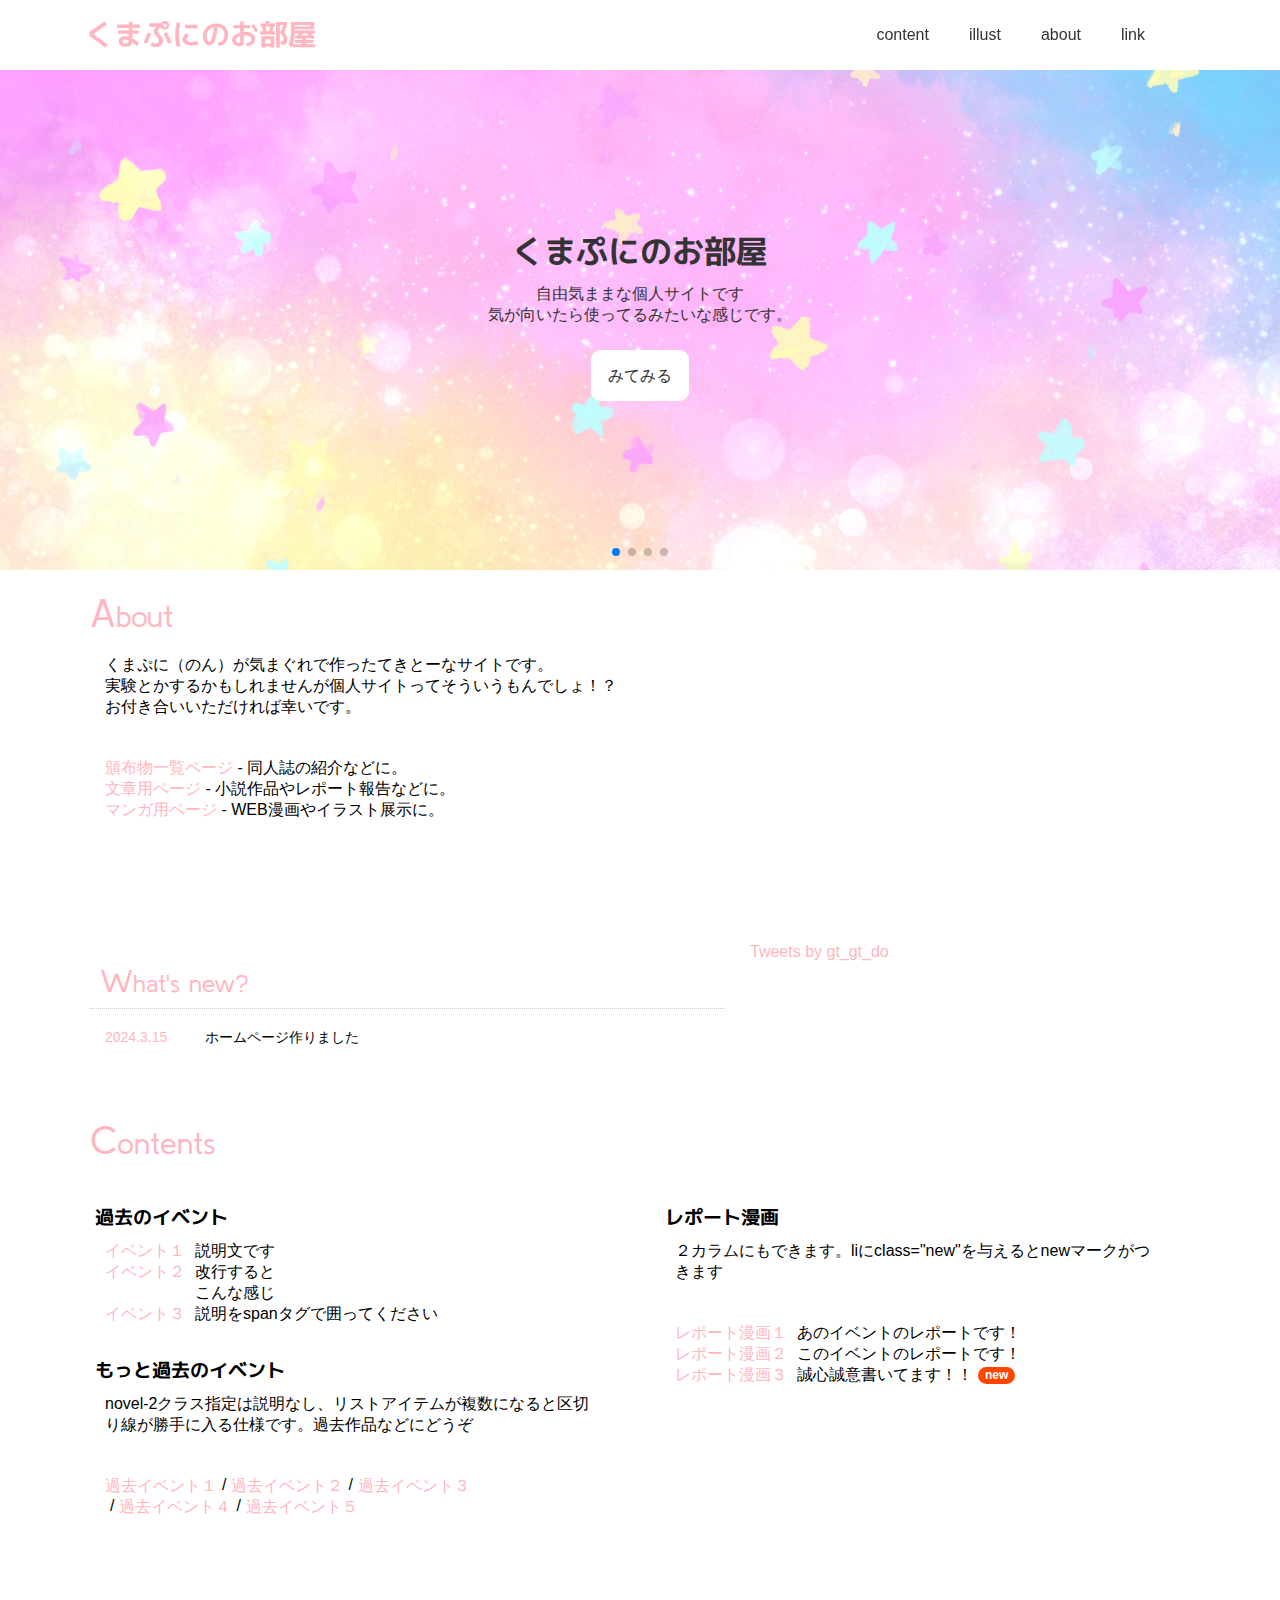
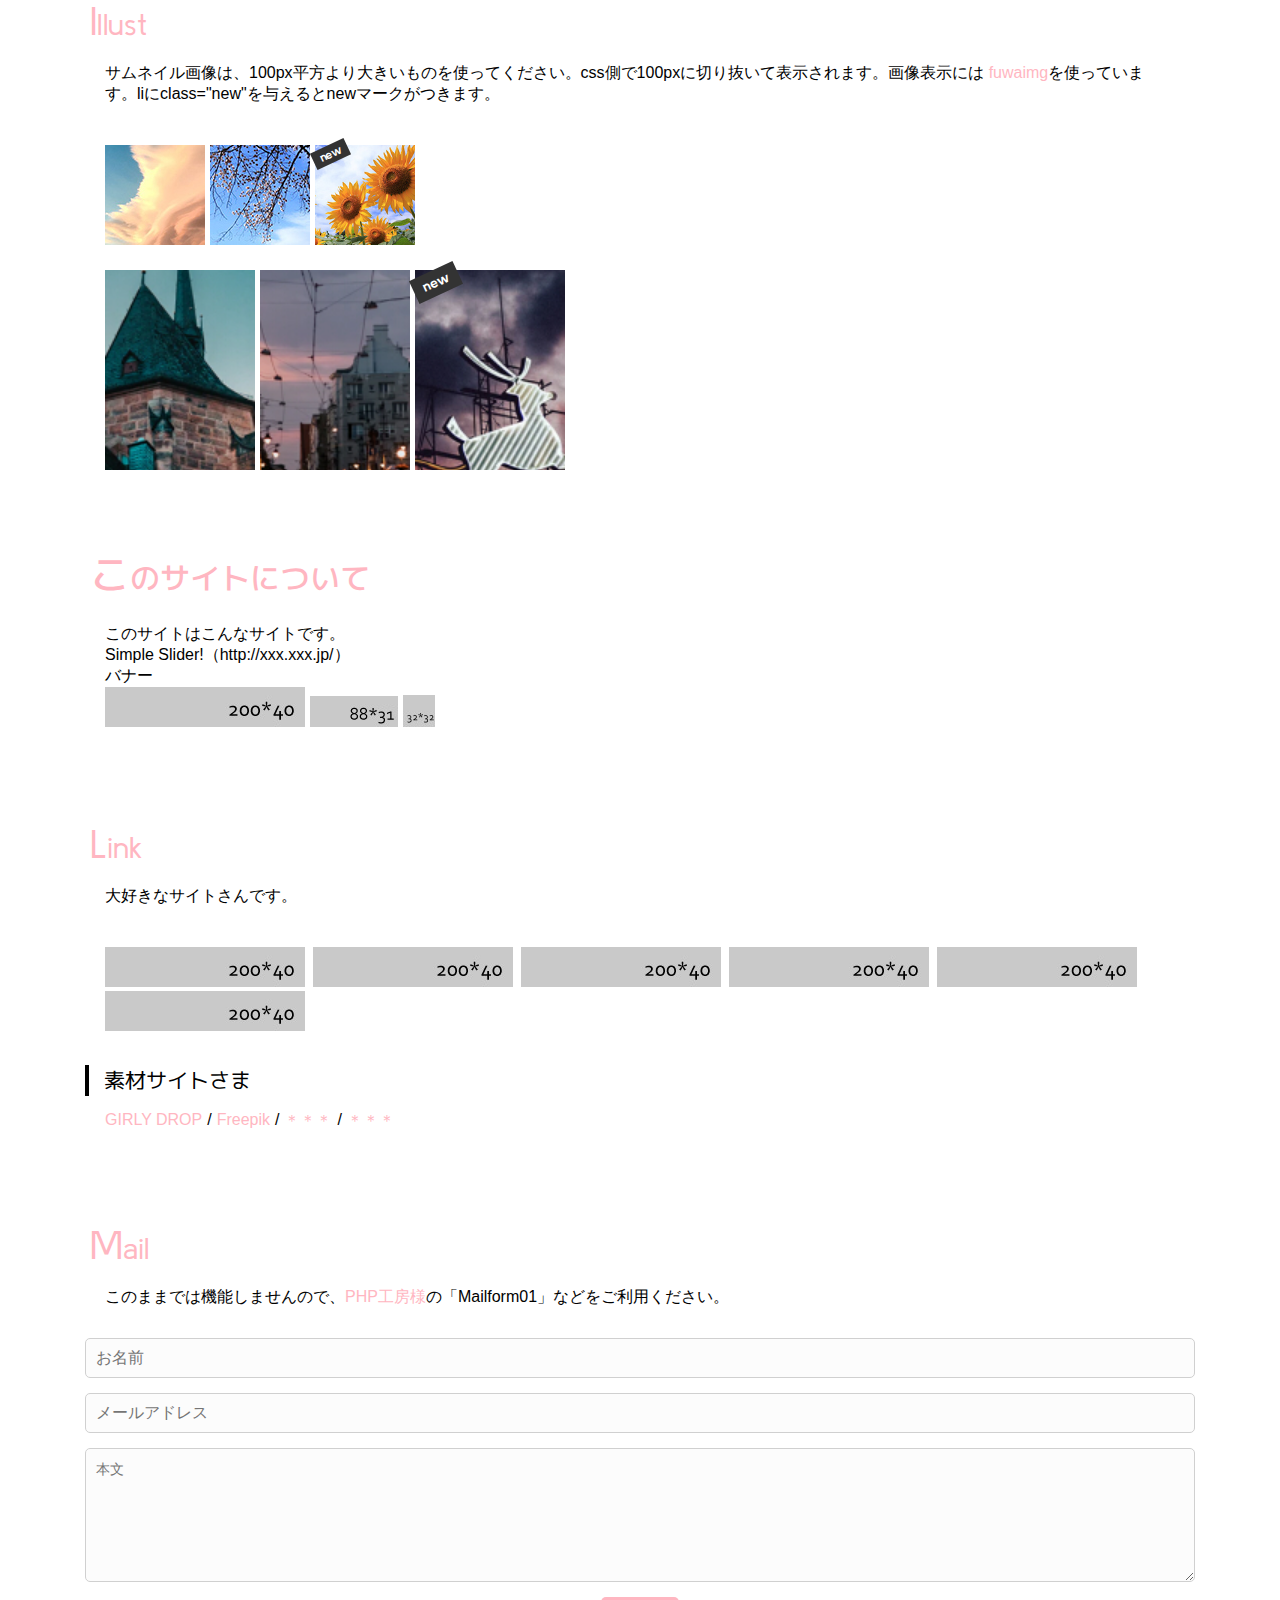
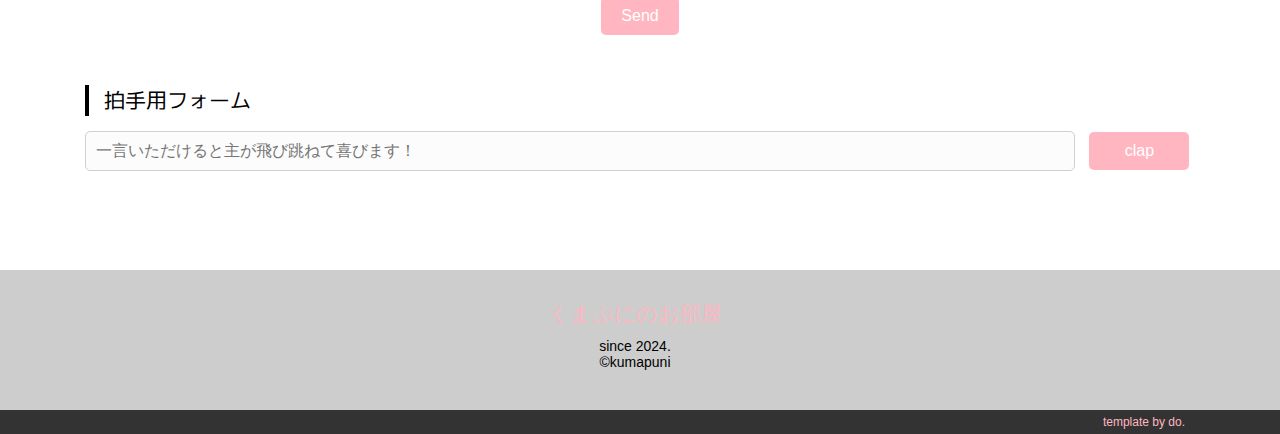
<file: index.html>
<!DOCTYPE html>
<html lang="ja">

<head>
  <meta charset="utf-8">
  <meta name="viewport" content="width=device-width">
  <title>くまぷにのお部屋</title>
  <link rel="stylesheet" href="css/bootstrap.css">
  <link rel="stylesheet" href="css/swiper-bundle.min.css">
  <link rel="stylesheet" href="css/style.css">
  <link rel="stylesheet" href="css/fuwaimg.css">
  <script src="js/jquery.js"></script>
  <link rel="stylesheet" href="https://use.fontawesome.com/releases/v5.1.0/css/all.css" integrity="sha384-lKuwvrZot6UHsBSfcMvOkWwlCMgc0TaWr+30HWe3a4ltaBwTZhyTEggF5tJv8tbt" crossorigin="anonymous">
  <link href="https://fonts.googleapis.com/css?family=Kulim+Park|M+PLUS+1p&display=swap" rel="stylesheet">
</head>

<body>

  <header>
    <div class="container">
      <div class="row">
        <div class="col-12 header__wrapper">
          <h1><a href="index.html">くまぷにのお部屋</a></h1>
          <p id="menubtn">&#9776;</p>
            <ul id="navmenu">
              <li><a href="#contents">content</a></li>
              <li><a href="#illust">illust</a></li>
              <li><a href="#about">about</a></li>
              <li><a href="#link">link</a></li>
            </ul>
        </div>
      </div>
    </div>
  </header>

  <div class="swiper-container">
    <!-- Additional required wrapper -->
    <div class="swiper-wrapper">
      <!-- Slides -->
      <div class="swiper-slide">
        <img src="img/back.jpg" alt="main">
        <div class="text center black">
          <!-- ↑白文字ならdivのclassにwhite、黒文字ならblackを指定します -->
          <strong>くまぷにのお部屋</strong>
          <p>自由気ままな個人サイトです<br>
            気が向いたら使ってるみたいな感じです。</p>
            <a href="#site" class="box1_white">みてみる</a>
          </div>
        </div>

        <div class="swiper-slide">
          <img src="img/scratch_screen.png" alt="scratch">
          <div class="text left white">
            <!-- ↑白文字ならdivのclassにwhite、黒文字ならblackを指定します -->
            <!-- 著作者：Hello-Pixel／出典：Freepik -->
            <strong>Scratchやってます</strong>
            <p>Scratchでプログラミングやってます<br>
              ぜひ見て行ってみてください！</p>
              <a href="https://scratch.mit.edu/users/kumapuni/" target="_blank" class="box1_pink">Kumapuni's Scratch</a>
            </div>
        </div>

      <div class="swiper-slide">
        <img src="img/watercolor-texture-background.jpg" alt="">
        <div class="text right black">
          <!-- ↑白文字ならdivのclassにwhite、黒文字ならblackを指定します -->
          <!-- 著作者：Hello-Pixel／出典：Freepik -->
          <strong></strong>
          <p>デモで使用していた画像は、配布元の規約により同梱できません。<br>
            お使いになりたい場合は配布元から直接ダウンロードしてください。</p>
            <a href="https://girlydrop.com/" target="_blank" class="box1_pink">配布元「GIRLY DROP」</a>
          </div>
      </div>

      <div class="swiper-slide">
        <img src="img/hand_painted_pastel_watercolour_texture_background_2106.jpg" alt="third">
        <div class="text left white">
          <!-- ↑白文字ならdivのclassにwhite、黒文字ならblackを指定します -->
          <!-- 著作者：kjpargeter／出典：Freepik -->
          <p>ボタン色も、classにwhiteもしくはblackを与えることで<br>
            色をかえることができます。</p>
            <a href="#" class="box1_black">みてみる</a>
          </div>
      </div>
    </div>
    <!-- If we need pagination -->
    <div class="swiper-pagination"></div>

  </div>

  <main>
    <div class="container">
      <div class="row">

        <div class="col-12">
          <h2 id="site">About</h2>
          <p>くまぷに（のん）が気まぐれで作ったてきとーなサイトです。<br>
            実験とかするかもしれませんが個人サイトってそういうもんでしょ！？<br>
            お付き合いいただければ幸いです。
          </p>
            <ul>
              <li><a href="books.html">頒布物一覧ページ</a> - 同人誌の紹介などに。</li>
              <li><a href="text.html">文章用ページ</a> - 小説作品やレポート報告などに。</li>
              <li><a href="comic.html">マンガ用ページ</a> - WEB漫画やイラスト展示に。</li>
            </ul>

          <hr>
        </div>


        <div class="col-md-7">
          <h2 class="h2-c">What's new?</h2>
          <dl class="update">
            <dt>2024.3.15</dt>
            <dd>ホームページ作りました
            </dd>
          </dl>
        </div>

        <div class="col-md-5">
          <a class="twitter-timeline" data-height="400" data-height="100%" href="https://twitter.com/Kokocolor_saba">Tweets by gt_gt_do</a> <script async src="https://platform.twitter.com/widgets.js" charset="utf-8"></script>
        </div>
      </div>

        <div class="row">
        <h2 id="contents">Contents</h2>
        <div class="col-md-6">
          <h4>過去のイベント</h4>
          <ul class="novel-1">
            <li><a href="text.html">イベント１</a>
              <span>説明文です</span></li>
            <li><a href="text.html">イベント２</a>
              <span>改行すると<br>こんな感じ</span></li>
            <li><a href="text.html">イベント３</a><span>説明をspanタグで囲ってください</span></li>
          </ul>

          <h4>もっと過去のイベント</h4>
          <p>novel-2クラス指定は説明なし、リストアイテムが複数になると区切り線が勝手に入る仕様です。過去作品などにどうぞ</p>
          <ul class="novel-2">
            <li><a href="text.html">過去イベント１</a></li>
            <li><a href="text.html">過去イベント２</a></li>
            <li><a href="text.html">過去イベント３</a></li>
            <li><a href="text.html">過去イベント４</a></li>
            <li><a href="text.html">過去イベント５</a></li>
          </ul>
        </div> <!-- end col-md-6 -->

        <div class="col-md-6">
          <h4>レポート漫画</h4>
          <p>２カラムにもできます。liにclass="new"を与えるとnewマークがつきます</p>
          <ul class="novel-1">
            <li><a href="text.html">レポート漫画１</a>
              <span>あのイベントのレポートです！</span></li>
            <li><a href="text.html">レポート漫画２</a>
              <span>このイベントのレポートです！</span></li>
            <li class="new"><a href="text.html">レポート漫画３</a><span>誠心誠意書いてます！！</span></li>
          </ul>
        </div> <!-- end col-md-6 -->

        <div class="col-12 margin-top">
          <h2 id="illust">Illust</h2>
          <p>サムネイル画像は、100px平方より大きいものを使ってください。css側で100pxに切り抜いて表示されます。画像表示には
            <a href="https://do.gt-gt.org/product/fuwaimg/" target="_blank">fuwaimg</a>を使っています。liにclass="new"を与えるとnewマークがつきます。</p>
          <ul class="illust-1">
            <li><a href="./img/01.jpg" data-fimg="illust" data-fcaption="ここに説明" class="fuwaimg"><img src="./img/01-s.jpg"></a></li>
            <li><a href="./img/02.jpg" data-fimg="illust" data-fcaption="ここに説明" class="fuwaimg"><img src="./img/02-s.jpg"></a></li>
            <li class="new"><a href="./img/03.jpg" data-fimg="illust" data-fcaption="ここに説明" class="fuwaimg"><img src="./img/03-s.jpg"></a></li>
          </ul>
          <ul class="illust-2">
            <li><a href="./img/04.jpg" data-fimg="illust2" data-fcaption="ここに説明" class="fuwaimg"><img src="./img/04-s.jpg"></a></li>
            <li><a href="./img/05.jpg" data-fimg="illust2" data-fcaption="ここに説明" class="fuwaimg"><img src="./img/05-s.jpg"></a></li>
            <li class="new"><a href="./img/06.jpg" data-fimg="illust2" data-fcaption="ここに説明" class="fuwaimg"><img src="./img/06-s.jpg"></a></li>
          </ul>
        </div> <!-- end col-12 -->

        <div class="col-12 margin-top">
          <h2 id="about">このサイトについて</h2>
          <p>このサイトはこんなサイトです。<br>
            Simple Slider!（http://xxx.xxx.jp/）<br>
            バナー<br>
            <img src="./img/bn-l.jpg"><img src="./img/bn-m.jpg"><img src="./img/bn-s.jpg"></p>
        </div> <!-- end col-12 -->

        <div class="col-12 margin-top">
          <h2 id="link">Link</h2>
          <p>大好きなサイトさんです。</p>
          <ul class="link01">
            <li><a href="#" target="_blank"><img src="./img/bn-l.jpg"></a></li>
            <li><a href="#" target="_blank"><img src="./img/bn-l.jpg"></a></li>
            <li><a href="#" target="_blank"><img src="./img/bn-l.jpg"></a></li>
            <li><a href="#" target="_blank"><img src="./img/bn-l.jpg"></a></li>
            <li><a href="#" target="_blank"><img src="./img/bn-l.jpg"></a></li>
            <li><a href="#" target="_blank"><img src="./img/bn-l.jpg"></a></li>
          </ul>

          <h3>素材サイトさま</h3>
          <ul class="link02">
            <li><a href="https://girlydrop.com/" target="_blank">GIRLY DROP</a></li>
            <li><a href="https://jp.freepik.com/" target="_blank">Freepik</a></li>
            <li><a href="#" target="_blank">＊＊＊</a></li>
            <li><a href="#" target="_blank">＊＊＊</a></li>
          </ul>
        </div> <!-- end col-12 -->

        <div class="col-12 margin-top">
          <h2 id="mail">Mail</h2>
          <p class="margin-bottom">このままでは機能しませんので、<a href="https://www.php-factory.net/" target="_blank">PHP工房様</a>の「Mailform01」などをご利用ください。</p>
          <form method="post" action="ここにアクション" class="mailform">
            <input type="text" name="message" placeholder="お名前">
            <input type="mail" name="message" placeholder="メールアドレス">
            <textarea rows="5" name="message" placeholder="本文"></textarea>
            <input type="submit" value="Send">
          </form>

          <h3 class="margin-top">拍手用フォーム</h3>
          <form method="post" action="ここにアクション" class="clap">
            <input type="text" name="message" placeholder="一言いただけると主が飛び跳ねて喜びます！">
            <input type="submit" value="clap">
          </form>
        </div>

      </div> <!-- end row -->

    </div> <!-- end container -->
  </main>

  <footer>
    <div class="container footer">
      <p class="title"><a href="index.html">くまぷにのお部屋</a></p>
      <p>since 2024.<br>
      ©kumapuni</p>
    </div>
    <div class="bottom">
      <div class="container">
        <p class="template">
        <a href="https://do.gt-gt.org/" target="_blank">template by do.</a>
      </p>
      </div>
    </div>
  </footer>

  <!-- <script src="https://unpkg.com/swiper/js/swiper.min.js"></script> -->
  <!-- <script src="https://unpkg.com/swiper/swiper-bundle.min.js"></script> -->
  <script src="js/swiper-bundle.min.js"></script>
  <script type="text/javascript">
    var mySwiper = new Swiper('.swiper-container', {
      loop: true,
      pagination: {
        el: '.swiper-pagination',
        type: 'bullets',
        clickable: true,
      },
      autoplay: {
        delay: 5000,
        disableOnInteraction: true
      },
    })
  </script>
  
  <script src="js/common.js"></script>
  <script src="js/scrollbooster.min.js" charset="utf-8"></script>
  <script src="js/fuwaimg.js" charset="utf-8"></script>
</body>

</html>
</file>
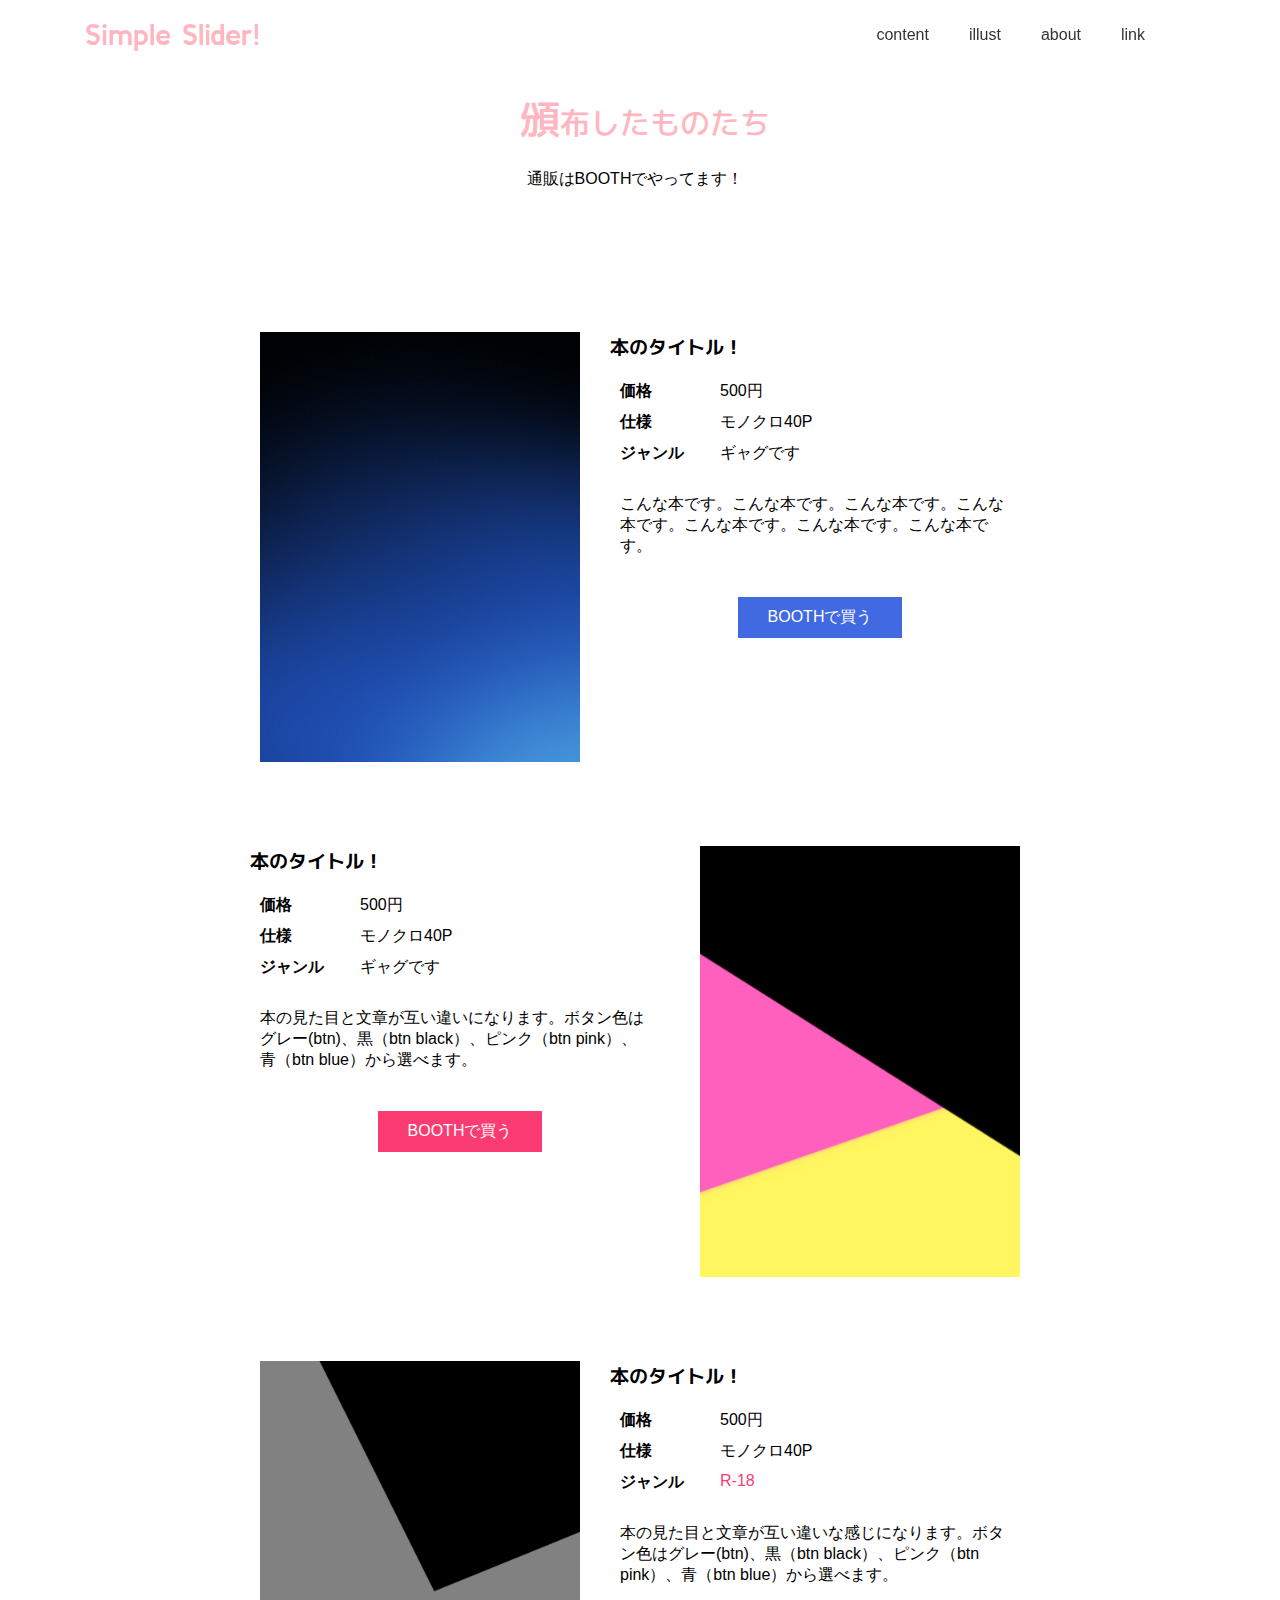
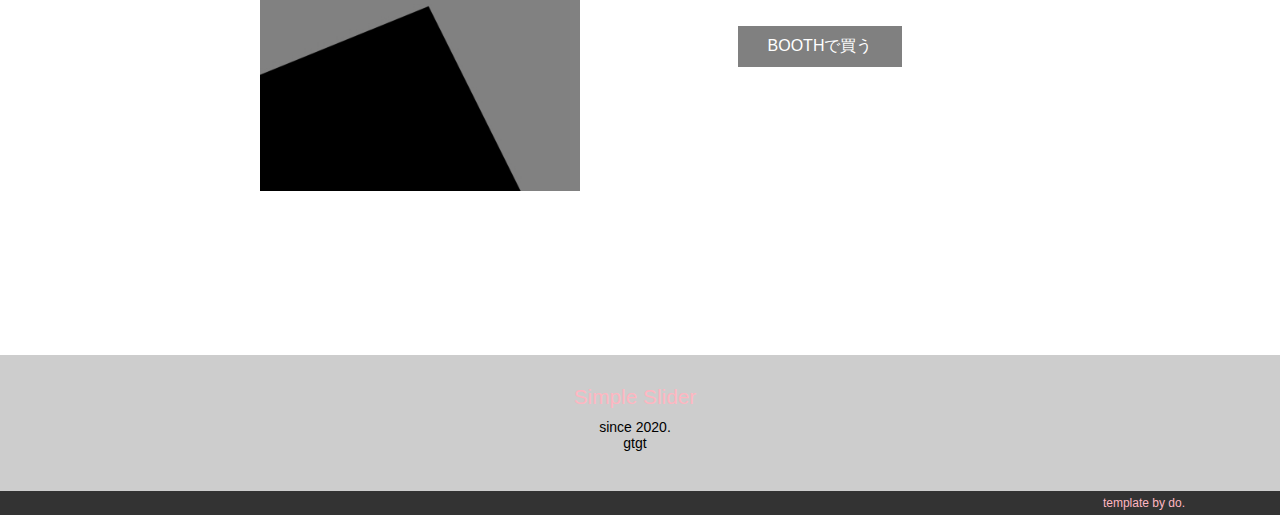
<file: books.html>
<!DOCTYPE html>
<html lang="ja">

<head>
  <meta charset="utf-8">
  <meta name="viewport" content="width=device-width">
  <title>Simple Slider!</title>
  <link rel="stylesheet" href="css/bootstrap.css">
  <link rel="stylesheet" href="css/style.css">
  <link rel="stylesheet" href="css/fuwaimg.css">
  <script src="js/jquery.js"></script>
  <link rel="stylesheet" href="https://use.fontawesome.com/releases/v5.1.0/css/all.css" integrity="sha384-lKuwvrZot6UHsBSfcMvOkWwlCMgc0TaWr+30HWe3a4ltaBwTZhyTEggF5tJv8tbt" crossorigin="anonymous">
  <link href="https://fonts.googleapis.com/css?family=Kulim+Park|M+PLUS+1p&display=swap" rel="stylesheet">
</head>

<body id="books">

  <header>
    <div class="container">
      <div class="row">
        <div class="col-12 header__wrapper">
          <h1><a href="index.html">Simple Slider!</a></h1>
          <p id="menubtn">&#9776;</p>
            <ul id="navmenu">
              <li><a href="#contents">content</a></li>
              <li><a href="#illust">illust</a></li>
              <li><a href="#about">about</a></li>
              <li><a href="#link">link</a></li>
            </ul>
        </div>
      </div>
    </div>
  </header>

  <main>
    <div class="container">
      <div class="row max">

        <div class="col-12">
          <h2 class="center">頒布したものたち</h2>

          <p class="center">通販はBOOTHでやってます！</p>

          <hr>

          <div class="book">
            <!-- 本コンテナ -->

            <div class="book__image">
              <img src="img/book01.jpg">
            </div>

            <div class="book__discription">
              <h4>本のタイトル！</h4>
              <dl class="book-01">
                <dt>価格</dt>
                <dd>500円</dd>
                <dt>仕様</dt>
                <dd>モノクロ40P</dd>
                <dt>ジャンル</dt>
                <dd>ギャグです</dd>
              </dl>
              <p>こんな本です。こんな本です。こんな本です。こんな本です。こんな本です。こんな本です。こんな本です。</p>
              <a href="#" class="btn blue">BOOTHで買う</a>
            </div>

          </div> <!-- 本コンテナおわり -->

          <div class="book">
            <!-- 本コンテナ -->

            <div class="book__image">
              <img src="img/book02.jpg">
            </div>

            <div class="book__discription">
              <h4>本のタイトル！</h4>
              <dl class="book-01">
                <dt>価格</dt>
                <dd>500円</dd>
                <dt>仕様</dt>
                <dd>モノクロ40P</dd>
                <dt>ジャンル</dt>
                <dd>ギャグです</dd>
              </dl>
              <p>本の見た目と文章が互い違いになります。ボタン色はグレー(btn)、黒（btn black）、ピンク（btn pink）、青（btn blue）から選べます。</p>
              <a href="#" class="btn pink">BOOTHで買う</a>
            </div>

          </div> <!-- 本コンテナおわり -->

          <div class="book">
            <!-- 本コンテナ -->

            <div class="book__image">
              <img src="img/book03.jpg">
            </div>

            <div class="book__discription">
              <h4>本のタイトル！</h4>
              <dl class="book-01">
                <dt>価格</dt>
                <dd>500円</dd>
                <dt>仕様</dt>
                <dd>モノクロ40P</dd>
                <dt>ジャンル</dt>
                <dd><span class="pink">R-18</span></dd>
              </dl>
              <p>本の見た目と文章が互い違いな感じになります。ボタン色はグレー(btn)、黒（btn black）、ピンク（btn pink）、青（btn blue）から選べます。</p>
              <a href="#" class="btn">BOOTHで買う</a>
            </div>

          </div> <!-- 本コンテナおわり -->

        </div> <!-- end col-12 -->

      </div> <!-- end row -->

    </div> <!-- end container -->
  </main>

  <footer>
    <div class="container footer">
      <p class="title"><a href="index.html">Simple Slider</a></p>
      <p>since 2020.<br>
        gtgt</p>
    </div>
    <div class="bottom">
      <div class="container">
        <p class="template">
          <a href="https://do.gt-gt.org/" target="_blank">template by do.</a>
        </p>
      </div>
    </div>
  </footer>

  <script src="js/common.js"></script>
  <script src="js/scrollbooster.min.js" charset="utf-8"></script>
  <script src="js/fuwaimg.js" charset="utf-8"></script>
</body>
</html>
</file>
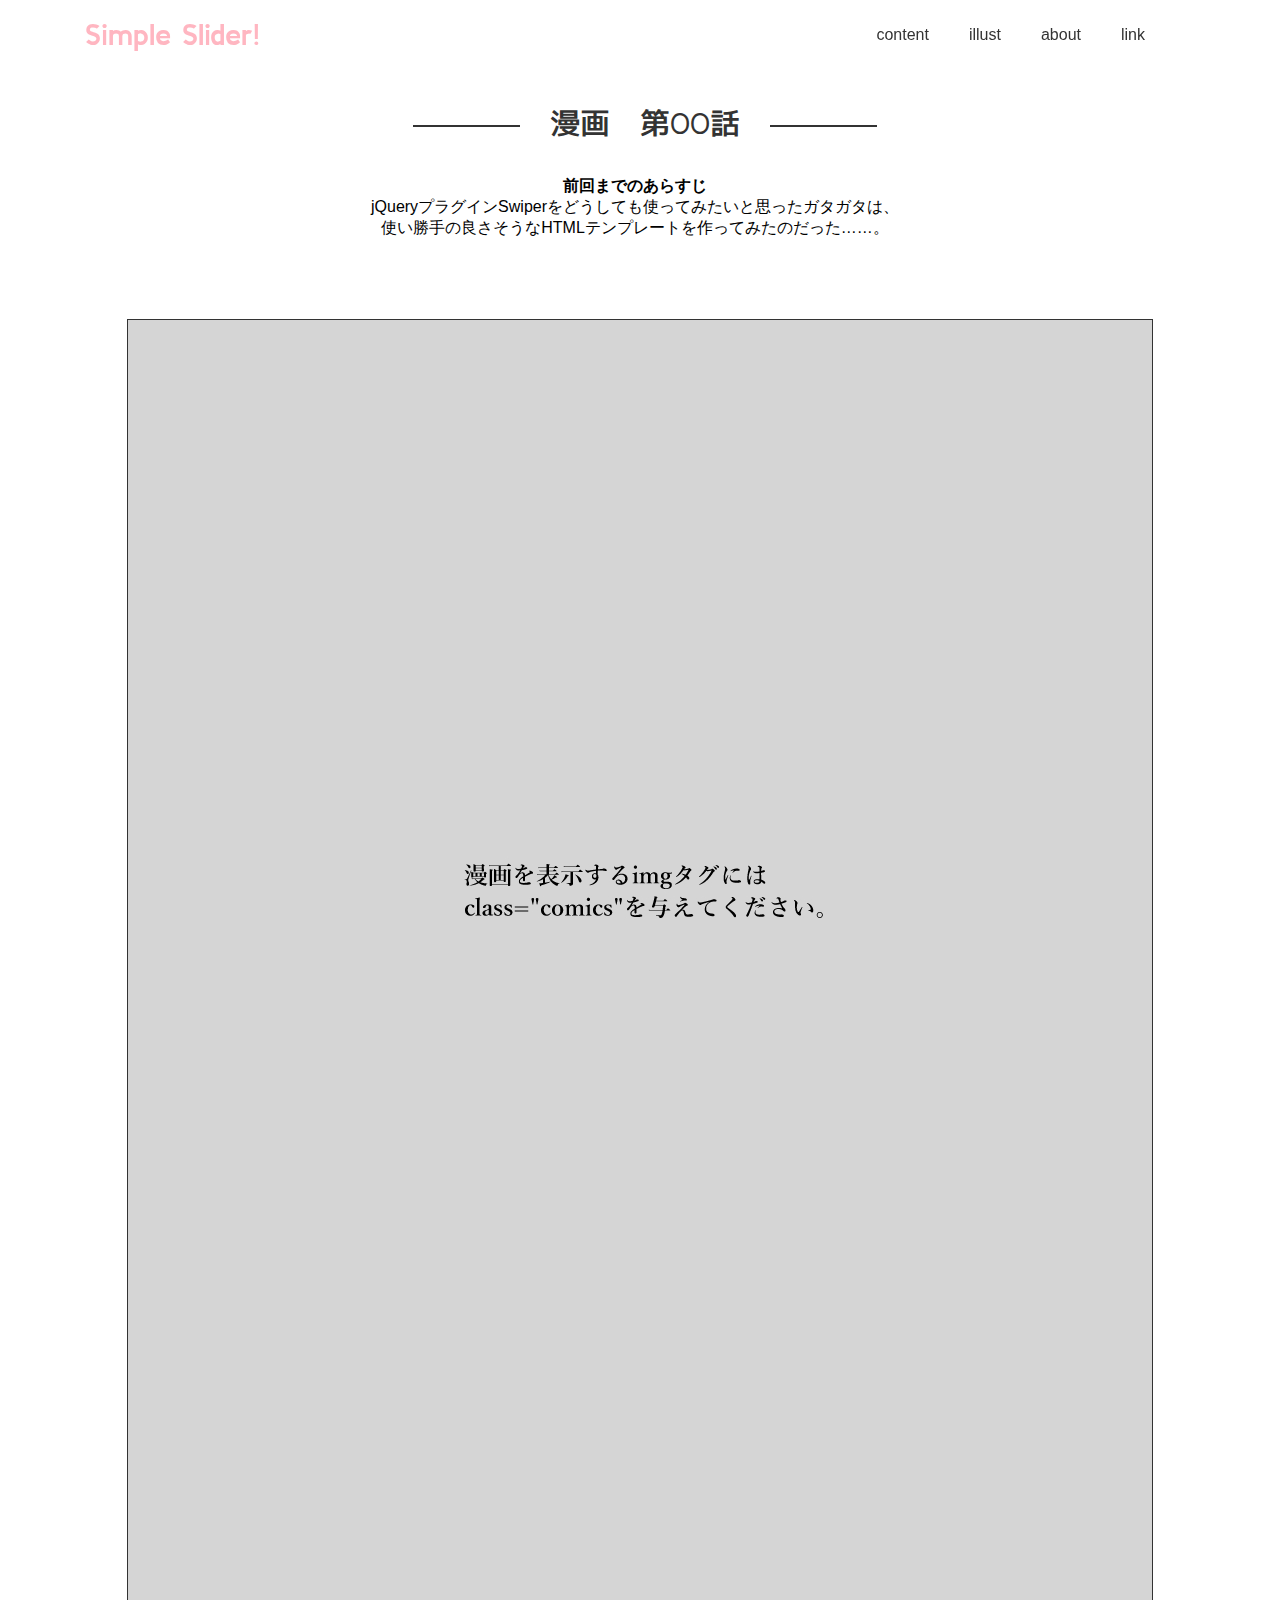
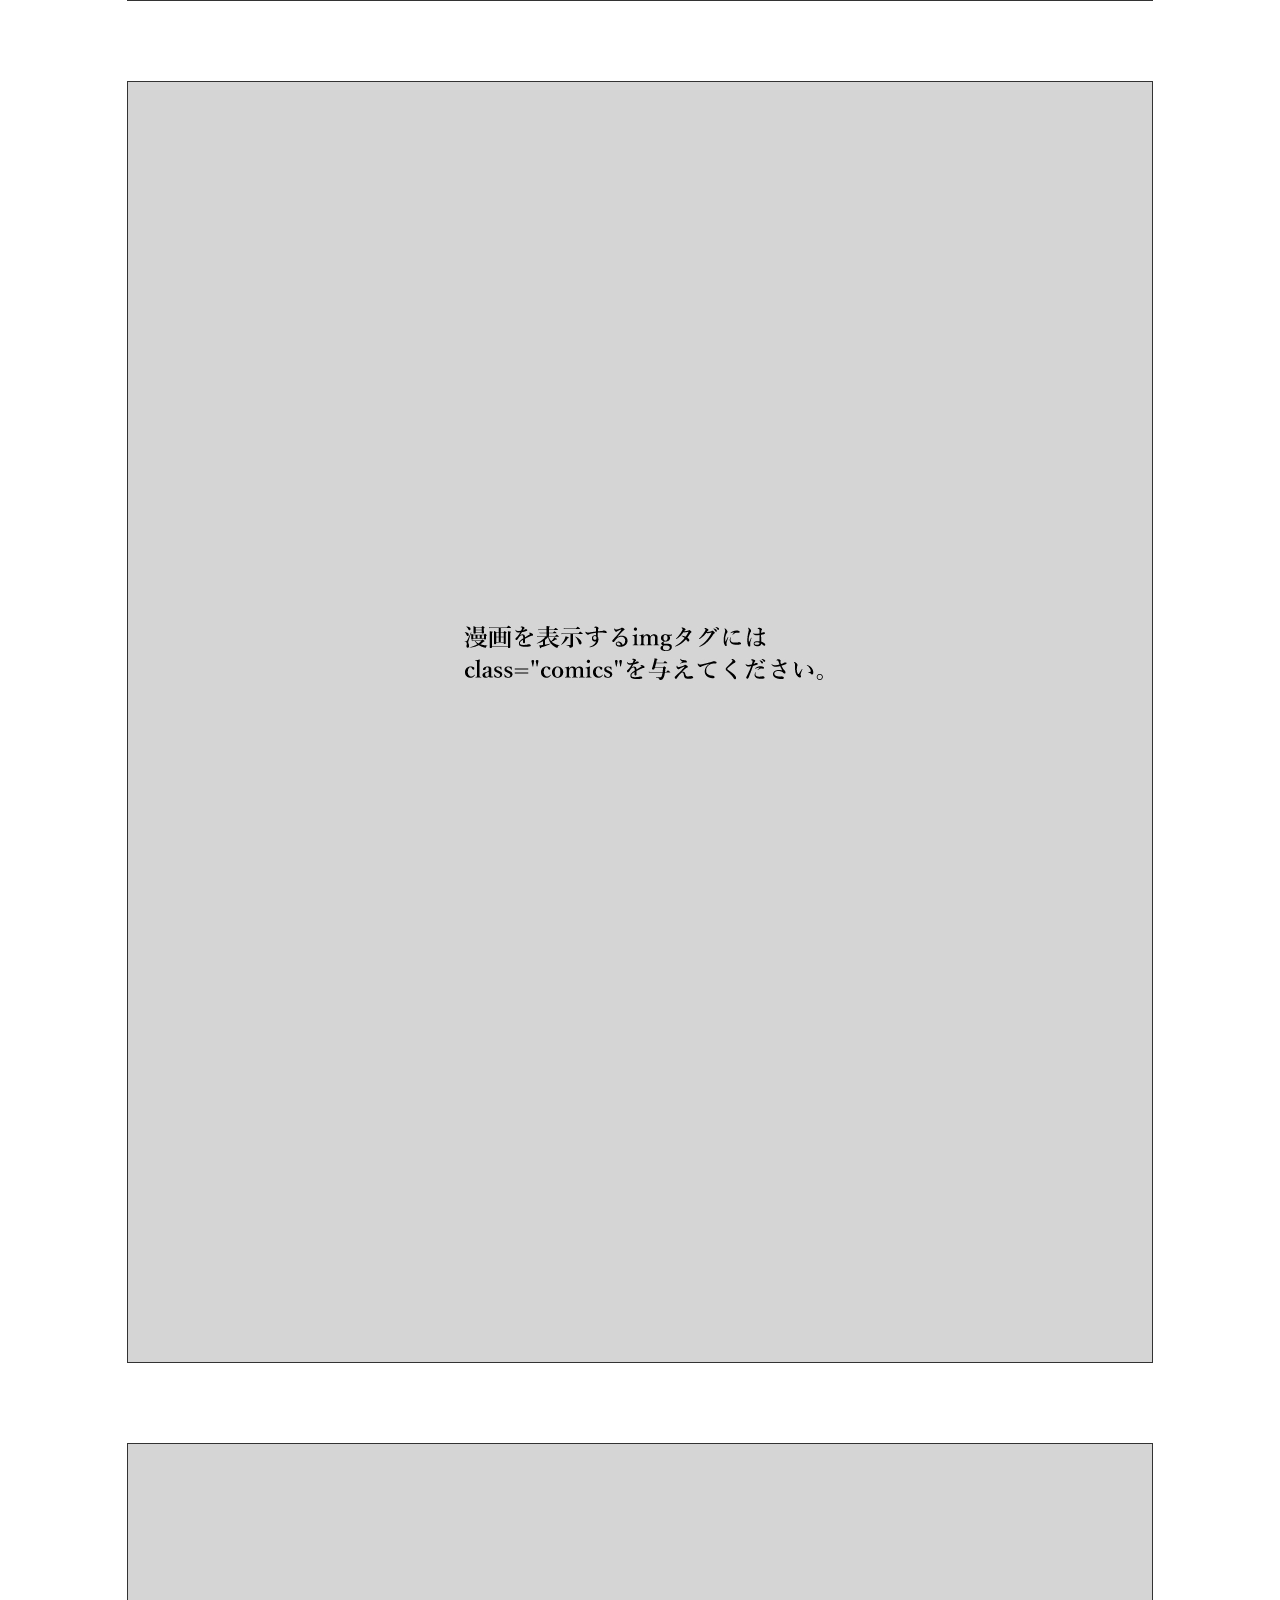
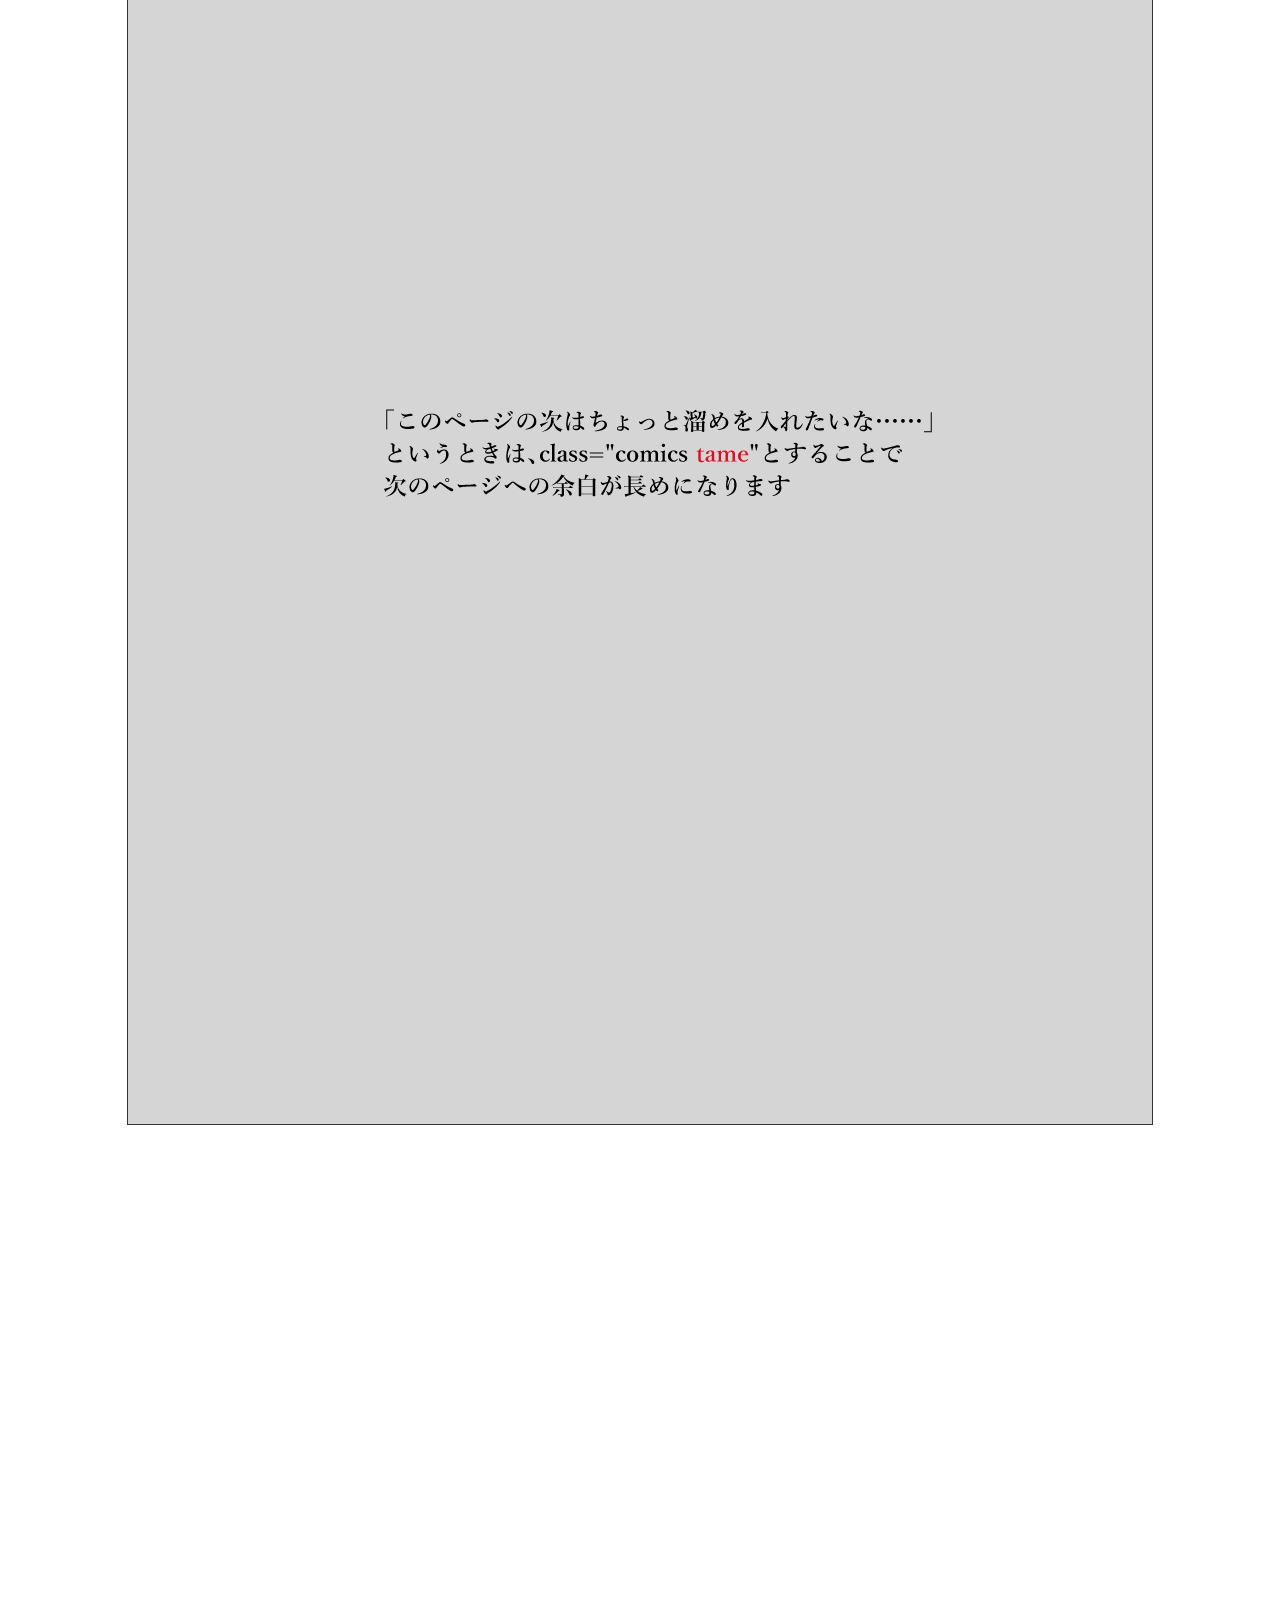
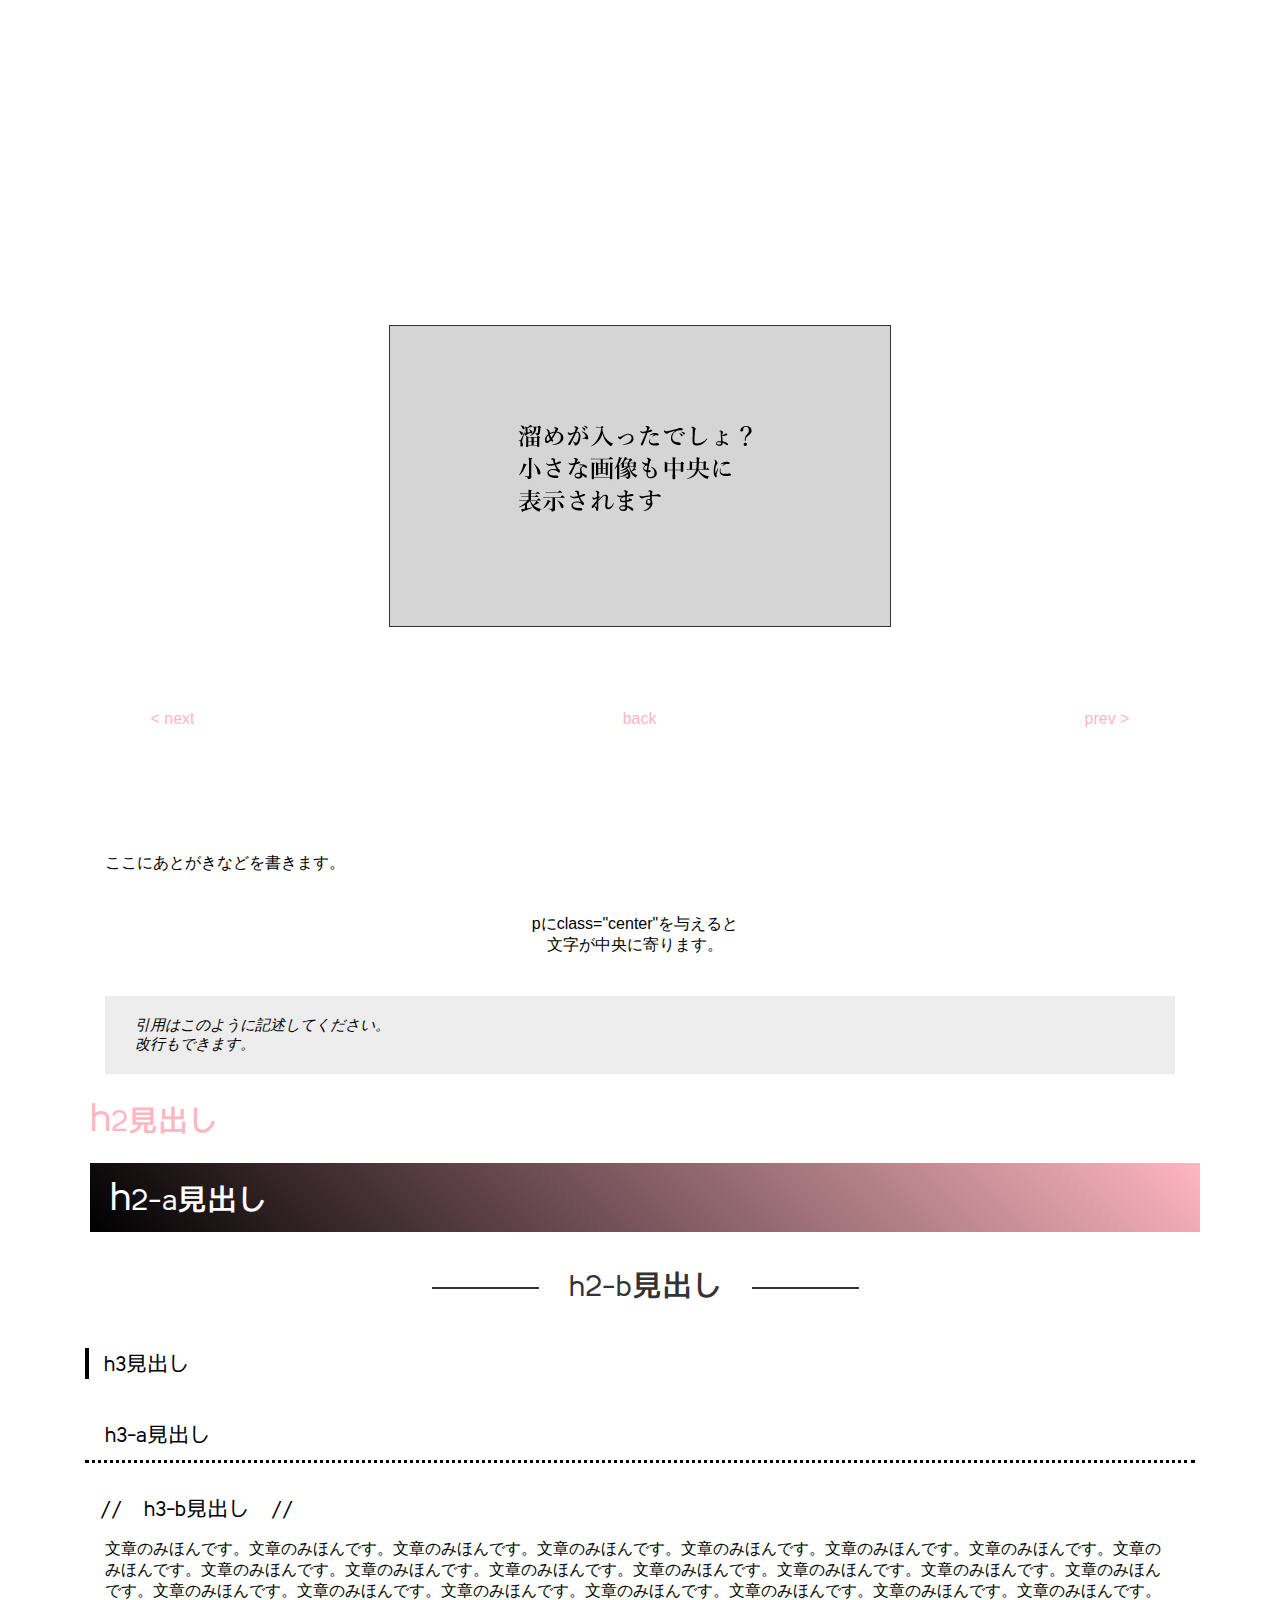
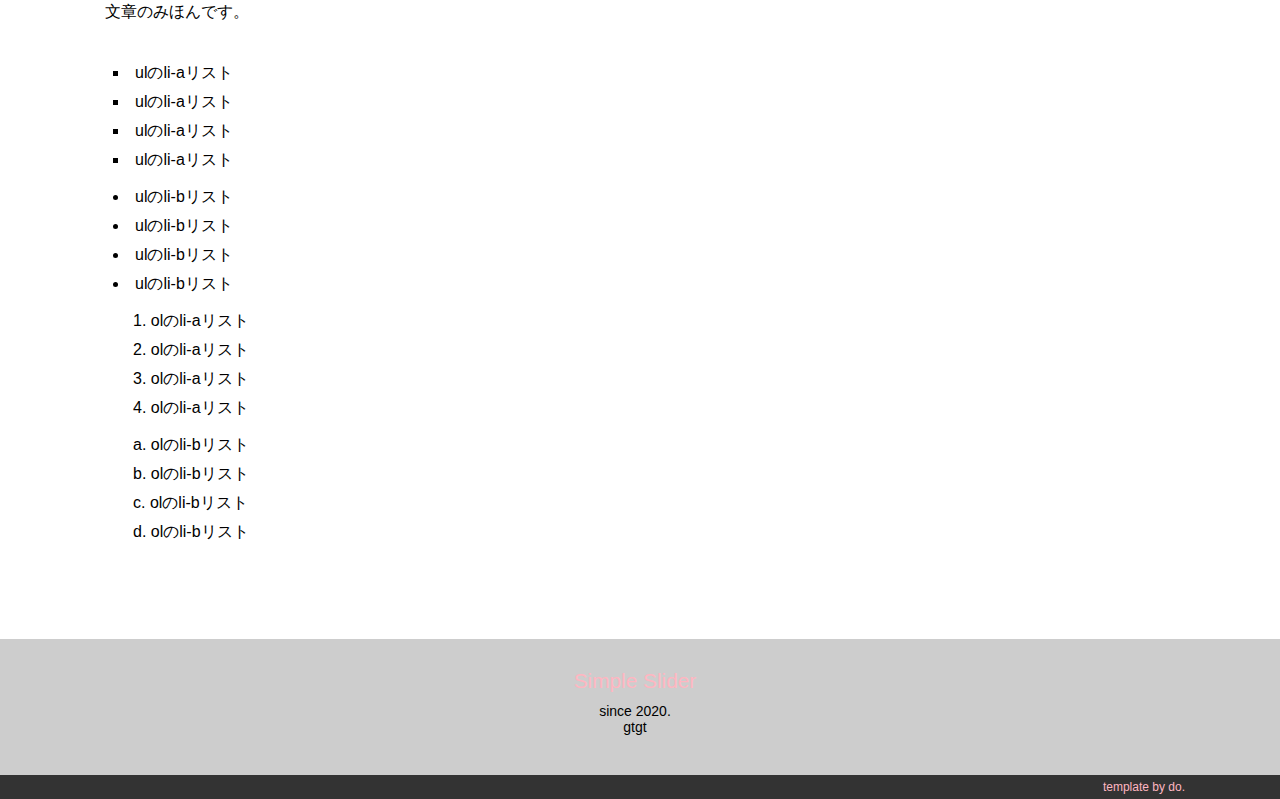
<file: comic.html>
<!DOCTYPE html>
<html lang="ja">

<head>
  <meta charset="utf-8">
  <meta name="viewport" content="width=device-width">
  <title>Simple Slider!</title>
  <link rel="stylesheet" href="css/bootstrap.css">
  <link rel="stylesheet" href="css/style.css">
  <link rel="stylesheet" href="css/fuwaimg.css">
  <script src="js/jquery.js"></script>
  <link rel="stylesheet" href="https://use.fontawesome.com/releases/v5.1.0/css/all.css" integrity="sha384-lKuwvrZot6UHsBSfcMvOkWwlCMgc0TaWr+30HWe3a4ltaBwTZhyTEggF5tJv8tbt" crossorigin="anonymous">
  <link href="https://fonts.googleapis.com/css?family=Kulim+Park|M+PLUS+1p&display=swap" rel="stylesheet">
</head>

<body id="comics">

  <header>
    <div class="container">
      <div class="row">
        <div class="col-12 header__wrapper">
          <h1><a href="index.html">Simple Slider!</a></h1>
          <p id="menubtn">&#9776;</p>
            <ul id="navmenu">
              <li><a href="#contents">content</a></li>
              <li><a href="#illust">illust</a></li>
              <li><a href="#about">about</a></li>
              <li><a href="#link">link</a></li>
            </ul>
        </div>
      </div>
    </div>
  </header>

  <main>
    <div class="container">
      <div class="row max">

        <div class="col-12">
<h2 class="h2-b">漫画　第00話</h2>

<p class="center"><strong>前回までのあらすじ</strong><br>
jQueryプラグインSwiperをどうしても使ってみたいと思ったガタガタは、<br>
使い勝手の良さそうなHTMLテンプレートを作ってみたのだった……。</p>

<img src="img/comic-01.jpg" class="comics">
<img src="img/comic-01.jpg" class="comics">
<img src="img/comic-02.jpg" class="comics tame">
<img src="img/comic-03.jpg" class="comics">

<div class="page">
  <a href="#" class="next">< next</a>
  <a href="#" class="next">back</a>
  <a href="#" class="prev">prev ></a>
</div>

<hr>

<div class="atogaki">
<p>ここにあとがきなどを書きます。</p>

<p class="center">pにclass="center"を与えると<br>
  文字が中央に寄ります。</p>

<blockquote>
  引用はこのように記述してください。<br>
  改行もできます。
</blockquote>
</div> <!-- end atogaki -->

<h2>h2見出し</h2>
<h2 class="h2-a">h2-a見出し</h2>
<h2 class="h2-b">h2-b見出し</h2>

<h3>h3見出し</h3>
<h3 class="h3-a">h3-a見出し</h3>
<h3 class="h3-b">h3-b見出し</h3>

<p>文章のみほんです。文章のみほんです。文章のみほんです。文章のみほんです。文章のみほんです。文章のみほんです。文章のみほんです。文章のみほんです。文章のみほんです。文章のみほんです。文章のみほんです。文章のみほんです。文章のみほんです。文章のみほんです。文章のみほんです。文章のみほんです。文章のみほんです。文章のみほんです。文章のみほんです。文章のみほんです。文章のみほんです。文章のみほんです。文章のみほんです。</p>

<ul class="li-a">
  <li>ulのli-aリスト</li>
  <li>ulのli-aリスト</li>
  <li>ulのli-aリスト</li>
  <li>ulのli-aリスト</li>
</ul>

<ul class="li-b">
  <li>ulのli-bリスト</li>
  <li>ulのli-bリスト</li>
  <li>ulのli-bリスト</li>
  <li>ulのli-bリスト</li>
</ul>

<ol class="li-a">
  <li>olのli-aリスト</li>
  <li>olのli-aリスト</li>
  <li>olのli-aリスト</li>
  <li>olのli-aリスト</li>
</ol>

<ol class="li-b">
  <li>olのli-bリスト</li>
  <li>olのli-bリスト</li>
  <li>olのli-bリスト</li>
  <li>olのli-bリスト</li>
</ol>
        </div> <!-- end col-12 -->

      </div> <!-- end row -->

    </div> <!-- end container -->
  </main>

  <footer>
    <div class="container footer">
      <p class="title"><a href="index.html">Simple Slider</a></p>
      <p>since 2020.<br>
      gtgt</p>
    </div>
    <div class="bottom">
      <div class="container">
        <p class="template">
        <a href="https://do.gt-gt.org/" target="_blank">template by do.</a>
      </p>
      </div>
    </div>
  </footer>

  <script src="js/common.js"></script>
  <script src="js/scrollbooster.min.js" charset="utf-8"></script>
  <script src="js/fuwaimg.js" charset="utf-8"></script>
</body>

</html>
</file>
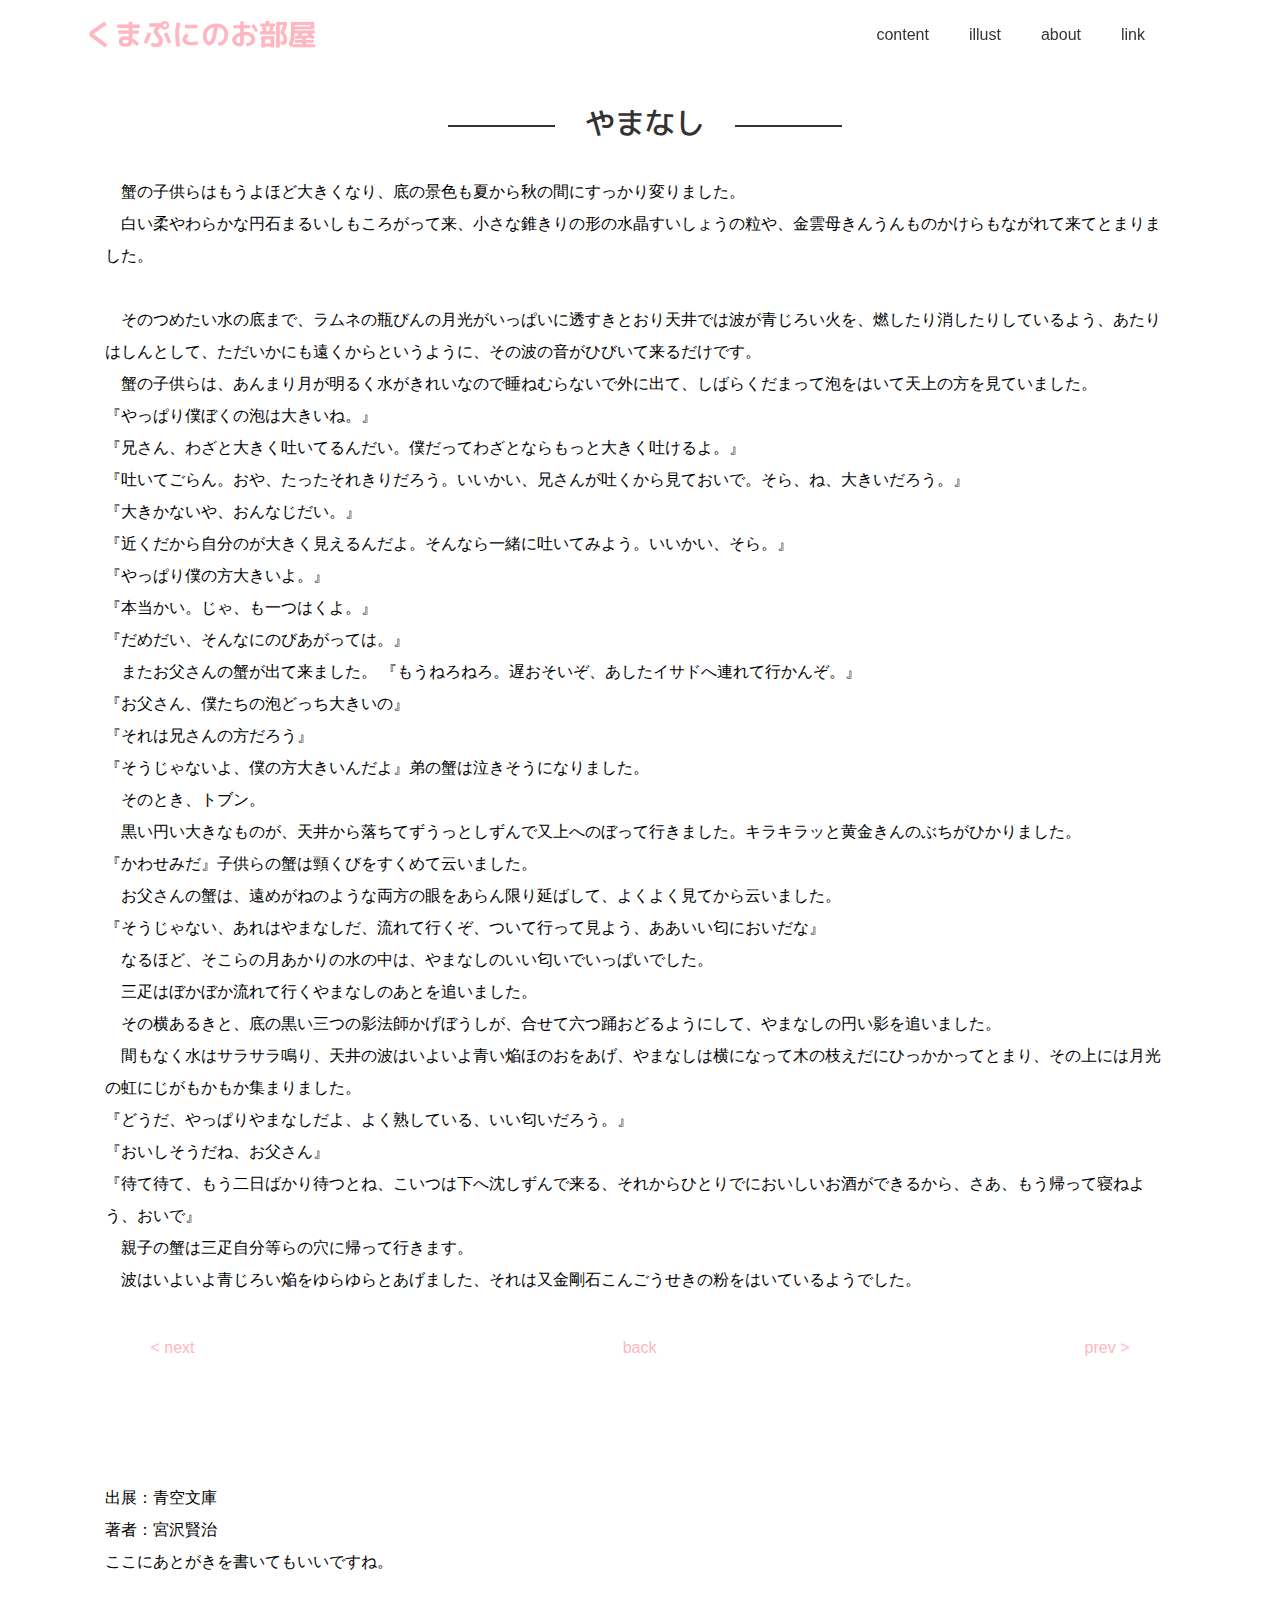
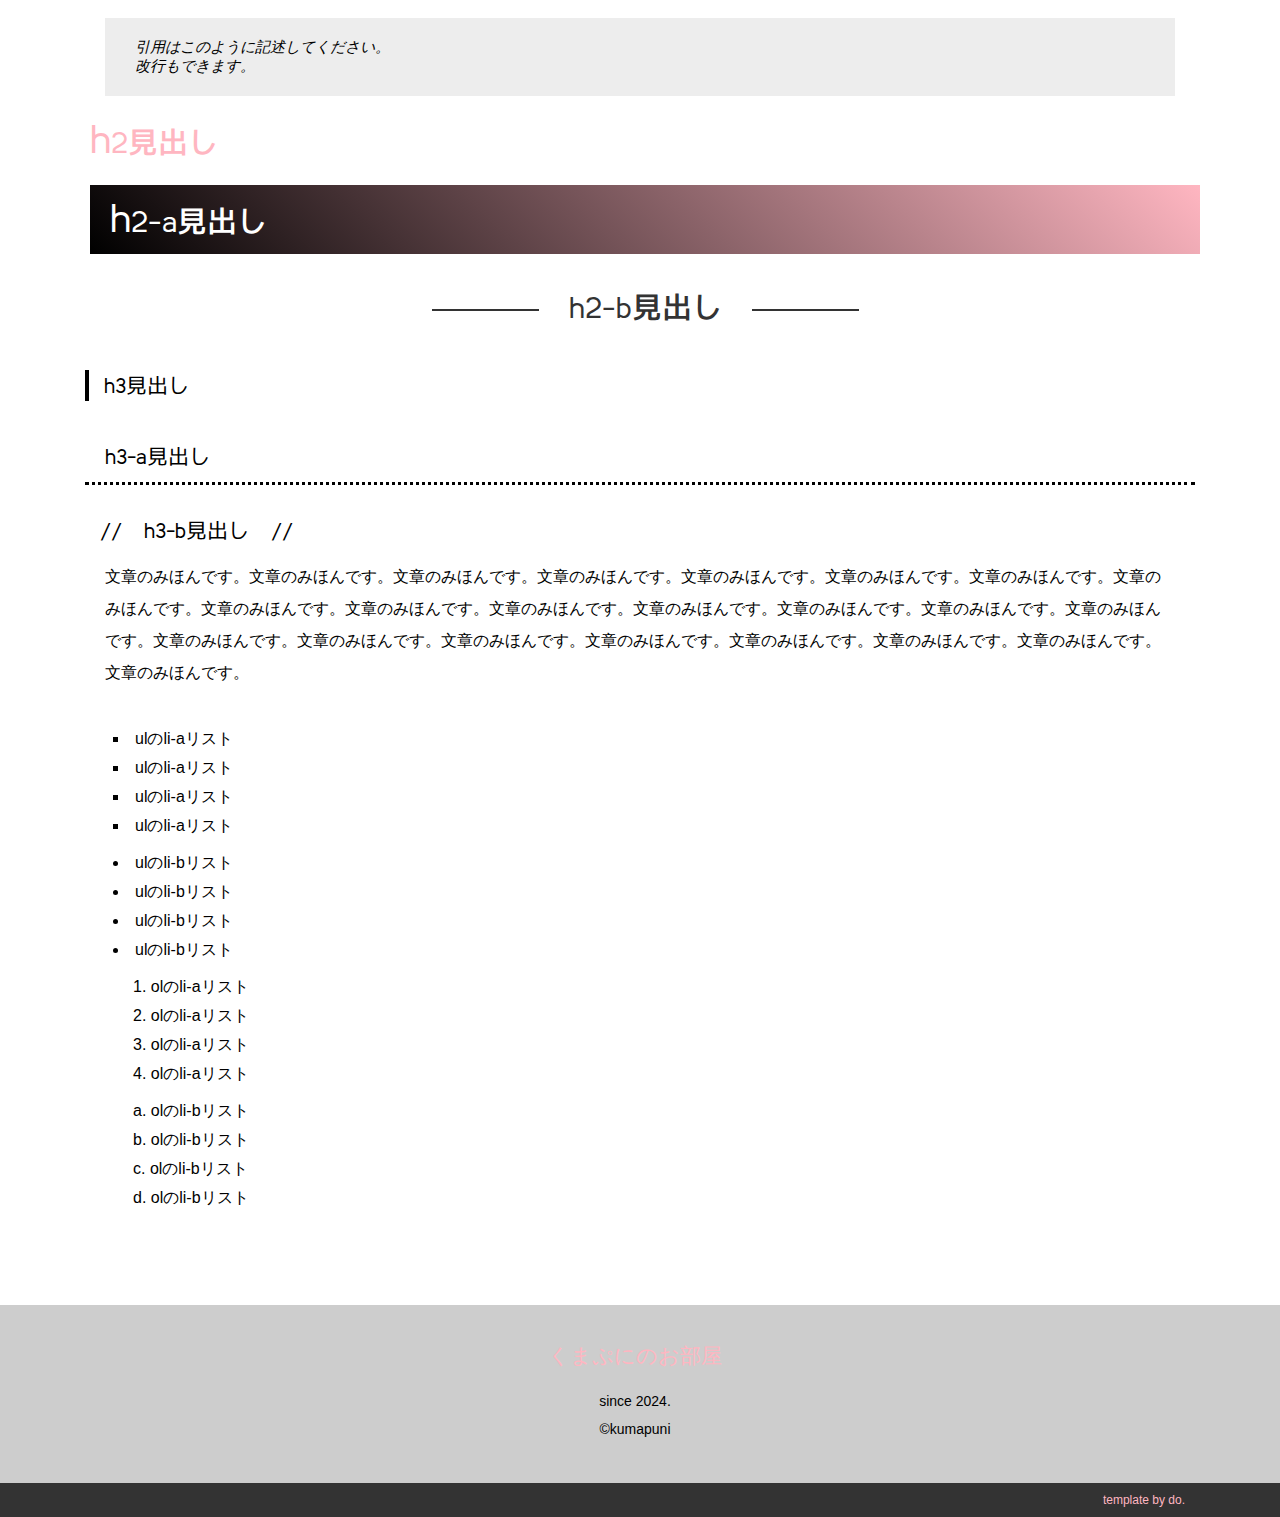
<file: text.html>
<!DOCTYPE html>
<html lang="ja">

<head>
  <meta charset="utf-8">
  <meta name="viewport" content="width=device-width">
  <title>くまぷにのお部屋</title>
  <link rel="stylesheet" href="css/bootstrap.css">
  <link rel="stylesheet" href="css/style.css">
  <link rel="stylesheet" href="css/fuwaimg.css">
  <script src="js/jquery.js"></script>
  <link rel="stylesheet" href="https://use.fontawesome.com/releases/v5.1.0/css/all.css" integrity="sha384-lKuwvrZot6UHsBSfcMvOkWwlCMgc0TaWr+30HWe3a4ltaBwTZhyTEggF5tJv8tbt" crossorigin="anonymous">
  <link href="https://fonts.googleapis.com/css?family=Kulim+Park|M+PLUS+1p&display=swap" rel="stylesheet">
</head>

<body id="text">

  <header>
    <div class="container">
      <div class="row">
        <div class="col-12 header__wrapper">
          <h1><a href="index.html">くまぷにのお部屋</a></h1>
          <p id="menubtn">&#9776;</p>
            <ul id="navmenu">
              <li><a href="#contents">content</a></li>
              <li><a href="#illust">illust</a></li>
              <li><a href="#about">about</a></li>
              <li><a href="#link">link</a></li>
            </ul>
        </div>
      </div>
    </div>
  </header>

  <main>
    <div class="container">
      <div class="row max">

        <div class="col-12">
          <h2 class="h2-b">やまなし</h2>
          <p>　蟹の子供らはもうよほど大きくなり、底の景色も夏から秋の間にすっかり変りました。
            <br>　白い柔やわらかな円石まるいしもころがって来、小さな錐きりの形の水晶すいしょうの粒や、金雲母きんうんものかけらもながれて来てとまりました。
            <br><br>　そのつめたい水の底まで、ラムネの瓶びんの月光がいっぱいに透すきとおり天井では波が青じろい火を、燃したり消したりしているよう、あたりはしんとして、ただいかにも遠くからというように、その波の音がひびいて来るだけです。
            <br>　蟹の子供らは、あんまり月が明るく水がきれいなので睡ねむらないで外に出て、しばらくだまって泡をはいて天上の方を見ていました。<br>
            『やっぱり僕ぼくの泡は大きいね。』<br>
            『兄さん、わざと大きく吐いてるんだい。僕だってわざとならもっと大きく吐けるよ。』<br>
            『吐いてごらん。おや、たったそれきりだろう。いいかい、兄さんが吐くから見ておいで。そら、ね、大きいだろう。』<br>
            『大きかないや、おんなじだい。』<br>
            『近くだから自分のが大きく見えるんだよ。そんなら一緒に吐いてみよう。いいかい、そら。』<br>
            『やっぱり僕の方大きいよ。』<br>
            『本当かい。じゃ、も一つはくよ。』<br>
            『だめだい、そんなにのびあがっては。』
            <br>　またお父さんの蟹が出て来ました。
            『もうねろねろ。遅おそいぞ、あしたイサドへ連れて行かんぞ。』<br>
            『お父さん、僕たちの泡どっち大きいの』<br>
            『それは兄さんの方だろう』<br>
            『そうじゃないよ、僕の方大きいんだよ』弟の蟹は泣きそうになりました。
            <br>　そのとき、トブン。
            <br>　黒い円い大きなものが、天井から落ちてずうっとしずんで又上へのぼって行きました。キラキラッと黄金きんのぶちがひかりました。<br>
            『かわせみだ』子供らの蟹は頸くびをすくめて云いました。
            <br>　お父さんの蟹は、遠めがねのような両方の眼をあらん限り延ばして、よくよく見てから云いました。<br>
            『そうじゃない、あれはやまなしだ、流れて行くぞ、ついて行って見よう、ああいい匂においだな』
            <br>　なるほど、そこらの月あかりの水の中は、やまなしのいい匂いでいっぱいでした。
            <br>　三疋はぼかぼか流れて行くやまなしのあとを追いました。
            <br>　その横あるきと、底の黒い三つの影法師かげぼうしが、合せて六つ踊おどるようにして、やまなしの円い影を追いました。
            <br>　間もなく水はサラサラ鳴り、天井の波はいよいよ青い焔ほのおをあげ、やまなしは横になって木の枝えだにひっかかってとまり、その上には月光の虹にじがもかもか集まりました。<br>
            『どうだ、やっぱりやまなしだよ、よく熟している、いい匂いだろう。』<br>
            『おいしそうだね、お父さん』<br>
            『待て待て、もう二日ばかり待つとね、こいつは下へ沈しずんで来る、それからひとりでにおいしいお酒ができるから、さあ、もう帰って寝ねよう、おいで』
            <br>　親子の蟹は三疋自分等らの穴に帰って行きます。
            <br>　波はいよいよ青じろい焔をゆらゆらとあげました、それは又金剛石こんごうせきの粉をはいているようでした。</p>

          <div class="page">
            <a href="#" class="next">< next</a>
            <a href="#" class="next">back</a>
            <a href="#" class="prev">prev ></a>
          </div>

          <hr>

          <div class="atogaki">
            <p>出展：青空文庫<br>
              著者：宮沢賢治<br>
              ここにあとがきを書いてもいいですね。</p>

            <blockquote>
              引用はこのように記述してください。<br>
              改行もできます。
            </blockquote>
          </div> <!-- end atogaki -->

          <h2>h2見出し</h2>
          <h2 class="h2-a">h2-a見出し</h2>
          <h2 class="h2-b">h2-b見出し</h2>

          <h3>h3見出し</h3>
          <h3 class="h3-a">h3-a見出し</h3>
          <h3 class="h3-b">h3-b見出し</h3>

          <p>文章のみほんです。文章のみほんです。文章のみほんです。文章のみほんです。文章のみほんです。文章のみほんです。文章のみほんです。文章のみほんです。文章のみほんです。文章のみほんです。文章のみほんです。文章のみほんです。文章のみほんです。文章のみほんです。文章のみほんです。文章のみほんです。文章のみほんです。文章のみほんです。文章のみほんです。文章のみほんです。文章のみほんです。文章のみほんです。文章のみほんです。</p>

          <ul class="li-a">
            <li>ulのli-aリスト</li>
            <li>ulのli-aリスト</li>
            <li>ulのli-aリスト</li>
            <li>ulのli-aリスト</li>
          </ul>

          <ul class="li-b">
            <li>ulのli-bリスト</li>
            <li>ulのli-bリスト</li>
            <li>ulのli-bリスト</li>
            <li>ulのli-bリスト</li>
          </ul>

          <ol class="li-a">
            <li>olのli-aリスト</li>
            <li>olのli-aリスト</li>
            <li>olのli-aリスト</li>
            <li>olのli-aリスト</li>
          </ol>

          <ol class="li-b">
            <li>olのli-bリスト</li>
            <li>olのli-bリスト</li>
            <li>olのli-bリスト</li>
            <li>olのli-bリスト</li>
          </ol>
        </div> <!-- end col-12 -->

      </div> <!-- end row -->

    </div> <!-- end container -->
  </main>

    <footer>
      <div class="container footer">
        <p class="title"><a href="index.html">くまぷにのお部屋</a></p>
        <p>since 2024.<br>
        ©kumapuni</p>
      </div>
      <div class="bottom">
        <div class="container">
          <p class="template">
          <a href="https://do.gt-gt.org/" target="_blank">template by do.</a>
        </p>
        </div>
      </div>
    </footer>

    <script src="js/common.js"></script>
    <script src="js/scrollbooster.min.js" charset="utf-8"></script>
    <script src="js/fuwaimg.js" charset="utf-8"></script>
  </body>

</html>
</file>
<file: css/style.css>
@charset "UTF-8";
/* ==========================================
  リセットCSS
  基本的には触らないでください
  ========================================== */
ol,
ul {
  list-style: none;
}

h1,
h2,
h3,
h4,
h5,
img,
p {
  margin: 0;
  padding: 0;
}

/* ==========================================
  以下、デザインを決める記述です
  royalblue（リンク色）、lightblue（ホバーしたときの色）
  をそれぞれ好きな色に一括置換するとメインカラーが変わります
   ========================================== */
body {
  background: #fff;
  font-family: YuGothic,'Yu Gothic','TsukuBRdGothic-Regular','Hiragino Kaku Gothic ProN','ヒラギノ角ゴ ProN W3','Cambria Math','Avenir',sans-serif;
  padding: 0;
  margin: 0;
}

body#text p {
  line-height: 2em;
}

dl {
  display: -webkit-box;
  display: flex;
  flex-wrap: wrap;
}

dl dd,
dl dt {
  display: block;
}

.row {
  background: white;
  /* コンテンツの背景色 */
}

a {
  text-decoration: none;
  color: lightpink;
  -webkit-transition: .2s;
  transition: .2s;
  /* リンクの色 */
}

a:hover {
  color: linen;
  /* リンクをホバーすると色が明るくなります */
}

a img:hover {
  -webkit-filter: brightness(120%);
          filter: brightness(120%);
  -webkit-transition: .2s;
  transition: .2s;
}

p, ul, dl {
  font-size: 16px;
  padding-left: 20px;
  padding-right: 30px;
  margin: 0 0 40px 0;
}

@media screen and (max-width: 767px) {
  p, ul, dl {
    font-size: 14px;
    padding-left: 10px;
    padding-right: 10px;
    margin: 0 0 30px 0;
  }
}

h1, h2, h3, h4 {
  font-family: "Kulim Park", "M PLUS 1p", sans-serif;
}

h4 {
  padding-left: 10px;
  margin: 20px 0 10px;
  font-size: 120%;
}

p#menubtn {
  color: #333333;
  margin: 0;
  cursor: pointer;
  display: block;
  width: 50px;
  height: 50px;
  text-align: center;
  font-size: 25px;
  position: absolute;
  color: #333333;
  top: 5px;
  right: 10px;
  -webkit-transition: color 0.4s;
  transition: color 0.4s;
  z-index: 99999;
  display: none;
}

@media screen and (max-width: 767px) {
  p#menubtn {
    display: block;
  }
}

.margin-top {
  margin-top: 30px;
}

.margin-bottom {
  margin-bottom: 30px;
}

.center {
  text-align: center;
}

img {
  max-width: 100%;
}

img + img {
  margin-left: 5px;
}

h2 {
  font-size: 190%;
  font-weight: 500;
  margin: 20px 5px;
  color: lightpink;
  width: 100%;
}

h2:first-letter {
  font-size: 130%;
}

@media screen and (max-width: 767px) {
  h2 {
    font-size: 150%;
  }
}

a.btn {
  display: block;
  width: -webkit-fit-content;
  width: -moz-fit-content;
  width: fit-content;
  padding: 10px 30px;
  background: gray;
  color: #ffffff;
  margin: 20px auto;
  -webkit-transition: .2s;
  transition: .2s;
}

a.btn:hover {
  background: #b3b3b3;
  -webkit-transition: .2s;
  transition: .2s;
}

a.btn.white {
  background: #ffffff;
  color: #333333;
}

a.btn.white:hover {
  color: #666666;
  -webkit-transition: .2s;
  transition: .2s;
}

a.btn.black {
  background: #333333;
}

a.btn.black:hover {
  background: #595959;
  -webkit-transition: .2s;
  transition: .2s;
}

a.btn.pink {
  background: #fa3c72;
}

a.btn.pink:hover {
  background: #fc87a8;
  -webkit-transition: .2s;
  transition: .2s;
  color: #ffffff;
}

a.btn.blue {
  background: #4169e1;
}

a.btn.blue:hover {
  background: #839deb;
  -webkit-transition: .2s;
  transition: .2s;
  color: #ffffff;
}

hr {
  height: 2px;
  background-color: lightpink
  width 100px;
  border: none;
  margin: 60px auto;
}

.row > h2 {
  padding-left: 15px;
  padding-right: 15px;
}

h3 {
  font-weight: normal;
  font-size: 130%;
  display: block;
  margin: 30px 0 15px 0;
  border-left: 4px solid;
  padding: 0 0 0 15px;
}

.swiper-container {
  width: 100%;
  height: 500px;
}

@media screen and (max-width: 991px) {
  .swiper-container {
    height: 400px;
  }
}

@media screen and (max-width: 767px) {
  .swiper-container {
    height: 300px;
  }
}

.swiper-slide {
  position: relative;
}

.swiper-slide img {
  position: relative;
  z-index: 1;
  -o-object-fit: cover;
     object-fit: cover;
  width: 100%;
  height: 100%;
}

.swiper-slide .text {
  background: transparent;
  position: absolute;
  z-index: 100;
  top: 30%;
}

@media screen and (max-width: 767px) {
  .swiper-slide .text {
    top: 13%;
  }
}

.swiper-slide .text p {
  padding: 0;
}

.swiper-slide .text.center {
  text-align: center;
  left: 0;
  right: 0;
}

.swiper-slide .text.left {
  text-align: left;
  left: 20%;
}

@media screen and (max-width: 991px) {
  .swiper-slide .text.left {
    left: 10%;
  }
}

@media screen and (max-width: 767px) {
  .swiper-slide .text.left {
    left: 4%;
  }
}

.swiper-slide .text.left a.btn {
  margin-left: 0;
}

.swiper-slide .text.right {
  text-align: right;
  right: 20%;
}

@media screen and (max-width: 991px) {
  .swiper-slide .text.right {
    right: 10%;
  }
}

@media screen and (max-width: 767px) {
  .swiper-slide .text.right {
    right: 4%;
  }
}

.swiper-slide .text.right a.btn {
  margin-right: 0;
}

.swiper-slide .text.white {
  color: white;
}

.swiper-slide .text.black {
  color: #333333;
}

.swiper-slide .text strong {
  font-size: 200%;
  line-height: 2em;
  font-family: "Kulim Park", "M PLUS 1p", sans-serif;
}

input[type=submit] {
  border: 1px solid #e2e2e2;
  padding: 2px 8px;
  font-size: 12px;
}

input[type=submit]:focus {
  outline: none;
}

header {
  position: -webkit-sticky;
  position: sticky;
  z-index: 1000;
  top: 0;
  height: 70px;
  background: #ffffffad;
  -webkit-backdrop-filter: blur(8px);
          backdrop-filter: blur(8px);
}

header .container {
  height: 70px;
}

header .row {
  background: transparent;
}

header .header__wrapper {
  display: -webkit-box;
  display: flex;
  -webkit-box-pack: justify;
          justify-content: space-between;
  height: 70px;
  position: relative;
}

header h1 {
  color: lightpink;
  padding: 0;
  font-size: 180%;
  line-height: 70px;
}

header ul#navmenu {
  display: -webkit-box;
  display: flex;
  margin: 0;
}

header ul#navmenu li {
  height: 70px;
  padding-left: 20px;
  padding-right: 20px;
}

header ul#navmenu li a {
  display: block;
  position: relative;
  height: 100%;
  line-height: 70px;
  color: #333333;
}

header ul#navmenu li a:after {
  position: absolute;
  bottom: 1px;
  left: 0;
  content: '';
  width: 100%;
  height: 3px;
  background: lightpink;
  -webkit-transform: scale(0, 1);
          transform: scale(0, 1);
  -webkit-transform-origin: center top;
          transform-origin: center top;
  -webkit-transition: -webkit-transform .3s;
  transition: -webkit-transform .3s;
  transition: transform .3s;
  transition: transform .3s, -webkit-transform .3s;
}

header ul#navmenu li a:hover {
  color: inherit;
}

header ul#navmenu li a:hover:after {
  -webkit-transform: scale(1, 1);
          transform: scale(1, 1);
}

@media screen and (max-width: 767px) {
  header {
    height: auto;
    min-height: 60px;
  }
  header h1 {
    font-size: 150%;
    line-height: 50px;
  }
  header .container, header .header__wrapper {
    height: auto;
    min-height: 60px;
  }
  header .header__wrapper {
    -webkit-box-orient: vertical;
    -webkit-box-direction: normal;
            flex-direction: column;
  }
  header ul#navmenu {
    display: none;
    -webkit-box-orient: vertical;
    -webkit-box-direction: normal;
            flex-direction: column;
    padding: 0;
    width: calc(100% + 30px);
    margin: 0 -15px;
  }
  header ul#navmenu.checked {
    display: -webkit-box;
    display: flex;
  }
  header ul#navmenu li {
    height: 50px;
    padding-left: 10px;
    padding-right: 10px;
  }
  header ul#navmenu li a {
    line-height: 50px;
  }
}

dl.update {
  font-size: 14px;
}

dl.update dt {
  width: 100px;
  margin-bottom: 10px;
  color: lightpink;
}

dl.update dd {
  width: calc(100% - 120px);
  margin: 0;
  margin-bottom: 10px;
}

ul.novel-1 {
  margin-bottom: 30px;
}

ul.novel-1 li {
  display: -webkit-box;
  display: flex;
}

ul.novel-1 li.new:after {
  content: 'new';
  color: #ffffff;
  font-size: 12px;
  font-weight: bold;
  margin: auto 0 auto 5px;
  background: orangered;
  display: block;
  padding: 0 7px;
  height: 17px;
  line-height: 17px;
  border-radius: 10px;
}

ul.novel-1 li a {
  display: block;
  margin-right: 10px;
  white-space: nowrap;
}

ul.novel-1 li span {
  display: block;
}

ul.novel-2 {
  display: -webkit-box;
  display: flex;
  flex-wrap: wrap;
  margin-bottom: 30px;
}

ul.novel-2 li {
  display: -webkit-box;
  display: flex;
}

ul.novel-2 li.new:after {
  content: 'new';
  color: #ffffff;
  font-size: 12px;
  font-weight: bold;
  margin: auto 0 auto 5px;
  background: orangered;
  display: block;
  padding: 0 7px;
  height: 17px;
  line-height: 17px;
  border-radius: 10px;
}

ul.novel-2 li a {
  display: block;
  width: -webkit-fit-content;
  width: -moz-fit-content;
  width: fit-content;
}

ul.novel-2 li:not(:first-of-type):before {
  content: '/';
  margin: 0 5px;
}

ul.illust-1 {
  display: -webkit-box;
  display: flex;
  flex-wrap: wrap;
  margin: 20px auto;
}

ul.illust-1 li {
  position: relative;
  height: 100px;
  width: 100px;
  margin-bottom: 5px;
}

ul.illust-1 li:not(:last-of-type) {
  margin-right: 5px;
}

ul.illust-1 li a {
  display: block;
  -webkit-transition: .2s;
  transition: .2s;
}

ul.illust-1 li a img {
  width: 100px;
  height: 100px;
  -o-object-fit: cover;
     object-fit: cover;
}

ul.illust-1 li.new::after {
  content: 'new';
  font-family: "Kulim Park", "M PLUS 1p", sans-serif;
  position: absolute;
  padding: 0 5px;
  left: -3px;
  top: 0px;
  display: block;
  font-size: 12px;
  font-weight: bold;
  background: #333333;
  color: #ffffff;
  height: 18px;
  line-height: 18px;
  -webkit-transform: rotate(-25deg);
          transform: rotate(-25deg);
  padding: 0 7px;
}

@media screen and (max-width: 767px) {
  ul.illust-1 li {
    height: 70px;
    width: 70px;
  }
  ul.illust-1 li a img {
    height: 70px;
    width: 70px;
  }
}

ul.illust-2 {
  display: -webkit-box;
  display: flex;
  flex-wrap: wrap;
  margin: 20px auto;
}

ul.illust-2 li {
  position: relative;
  height: 200px;
  width: 150px;
  margin-bottom: 5px;
}

ul.illust-2 li:not(:last-of-type) {
  margin-right: 5px;
}

ul.illust-2 li a {
  display: block;
  -webkit-transition: .2s;
  transition: .2s;
}

ul.illust-2 li a img {
  height: 200px;
  width: 150px;
  -o-object-fit: cover;
     object-fit: cover;
}

ul.illust-2 li.new::after {
  content: 'new';
  font-family: "Kulim Park", "M PLUS 1p", sans-serif;
  position: absolute;
  padding: 0 5px;
  left: -3px;
  top: 0px;
  display: block;
  font-size: 14px;
  font-weight: bold;
  background: #333333;
  color: #ffffff;
  height: 25px;
  line-height: 25px;
  -webkit-transform: rotate(-25deg);
          transform: rotate(-25deg);
  padding: 0 10px;
}

@media screen and (max-width: 767px) {
  ul.illust-2 li {
    height: 100px;
    width: 80px;
  }
  ul.illust-2 li a img {
    height: 140px;
    width: 120px;
  }
}

ul.link01 {
  display: -webkit-box;
  display: flex;
  flex-wrap: wrap;
  -webkit-box-pack: start;
          justify-content: flex-start;
  margin: 10px 0;
}

ul.link01 li {
  margin-right: 8px;
}

ul.link02 {
  display: -webkit-box;
  display: flex;
  flex-wrap: wrap;
}

ul.link02 li {
  display: -webkit-box;
  display: flex;
}

ul.link02 li a {
  display: block;
  width: -webkit-fit-content;
  width: -moz-fit-content;
  width: fit-content;
}

ul.link02 li:not(:first-of-type):before {
  content: '/';
  margin: 0 5px;
}

.mailform {
  text-align: center;
}

.mailform textarea {
  margin: 0 0 15px;
  font-size: 14px;
  line-height: 1.6em;
  border: 1px solid #d0d0d0;
  padding: 10px;
  width: 100%;
  border-radius: 5px;
  vertical-align: bottom;
  background: #fcfcfc;
}

.mailform textarea:focus {
  outline: none;
  background: #ffffff;
}

.mailform input {
  margin: 0 0 15px;
  font-size: 16px;
  border: 1px solid #d0d0d0;
  padding: 10px;
  width: 100%;
  border-radius: 5px;
  background: #fcfcfc;
  -webkit-transition: .2s;
  transition: .2s;
}

.mailform input:focus {
  outline: none;
  background: #ffffff;
}

.mailform input[type="submit"] {
  width: -webkit-fit-content;
  width: -moz-fit-content;
  width: fit-content;
  margin: 0px auto 20px;
  padding: 10px 20px;
  background: lightpink;
  color: #ffffff;
  border: none;
}

.mailform input[type="submit"]:focus, .mailform input[type="submit"]:hover {
  background: lightblue;
}

.clap input {
  margin: 0 10px 15px 0;
  font-size: 16px;
  border: 1px solid #d0d0d0;
  padding: 10px;
  width: calc(100% - 120px);
  border-radius: 5px;
  background: #fcfcfc;
  -webkit-transition: .2s;
  transition: .2s;
}

.clap input:focus {
  outline: none;
  background: #ffffff;
}

.clap input[type="submit"] {
  width: 100px;
  margin: 0px auto 20px;
  padding: 10px 0;
  background: lightpink;
  color: #ffffff;
  border: none;
}

.clap input[type="submit"]:focus, .clap input[type="submit"]:hover {
  background: lightblue;
}

footer {
  background: #cdcdcd;
  overflow: hidden;
  margin-top: 80px;
}

footer .footer {
  padding: 30px 0;
}

footer .footer > p {
  text-align: center;
  font-size: 14px;
  margin-bottom: 10px;
}

footer .footer .title {
  font-size: 130%;
}

footer .bottom {
  background: #333333;
  color: #ddd;
}

footer .bottom .template {
  text-align: right;
  width: 100%;
  font-size: 12px;
  padding: 5px 10px;
  margin: 0;
}

footer a.home {
  text-decoration: none;
  color: #54c6ff;
  display: block;
  padding: 10px 20px;
  font-size: 14px;
}

h2.h2-a {
  padding: 10px 20px;
  background: linear-gradient(45deg, black, lightpink);
  color: #ffffff;
}

h2.h2-b {
  padding: 10px 20px;
  background: transparent;
  text-align: center;
  color: #333333;
}

h2.h2-b:before {
  content: '';
  height: 2px;
  width: 10%;
  display: inline-block;
  background: #333333;
  vertical-align: middle;
  margin-right: 30px;
}

h2.h2-b:after {
  content: '';
  height: 2px;
  width: 10%;
  display: inline-block;
  background: #333333;
  vertical-align: middle;
  margin-left: 30px;
}

h2.h2-c {
  font-size: 150%;
  border-bottom: 1px dotted #cccccc;
  padding: 0 10px 10px;
}

h3.h3-a {
  padding: 10px 20px;
  background: transparent;
  color: #000000;
  border-left: none;
  border-bottom: 3px dotted #000000;
}

h3.h3-b {
  border-left: none;
}

h3.h3-b:before {
  content: '//';
  font-size: 105%;
  margin-right: 1em;
}

h3.h3-b:after {
  content: '//';
  font-size: 105%;
  margin-left: 1em;
}

ul.li-a {
  list-style: square inside;
  margin: 1em 0.5em;
}

ul.li-a li {
  margin-bottom: 0.5em;
}

ul.li-b {
  list-style: disc inside;
  margin: 1em 0.5em;
}

ul.li-b li {
  margin-bottom: 0.5em;
}

ol.li-a {
  list-style: decimal inside;
  margin: 1em 0.5em;
}

ol.li-a li {
  margin-bottom: 0.5em;
}

ol.li-b {
  list-style: lower-alpha inside;
  margin: 1em 0.5em;
}

ol.li-b li {
  margin-bottom: 0.5em;
}

.page {
  display: -webkit-box;
  display: flex;
  -webkit-box-pack: justify;
          justify-content: space-between;
  width: 90%;
  margin: 30px auto;
}

.page a {
  display: block;
  padding: 3px 10px;
}

.comics {
  display: block;
  max-width: 100%;
  margin: 80px auto;
  border: 1px #333333 solid;
}

.comics.tame {
  margin-bottom: 800px;
}

.book {
  display: -webkit-box;
  display: flex;
  width: 80%;
  max-width: 800px;
  margin: 80px auto;
}

.book:nth-child(2n+1) {
  -webkit-box-orient: horizontal;
  -webkit-box-direction: reverse;
          flex-direction: row-reverse;
}

.book .book__image {
  margin: 0 20px;
  -webkit-box-flex: 0;
          flex: 0 0 40%;
}

.book .book__discription h4 {
  margin-top: 0;
}

@media screen and (max-width: 767px) {
  .book {
    width: 100%;
    -webkit-box-orient: vertical;
    -webkit-box-direction: normal;
            flex-direction: column;
  }
  .book:nth-child(2n+1) {
    -webkit-box-orient: vertical;
    -webkit-box-direction: normal;
            flex-direction: column;
  }
  .book:not(:last-of-type) {
    border-bottom: 1px solid #cccccc;
    padding-bottom: 60px;
  }
  .book .book__image {
    margin: 0 auto 20px;
    max-width: 300px;
  }
}

dl.book-01 {
  margin: 20px 0;
}

dl.book-01 dt {
  width: 100px;
  font-weight: 600;
  margin-bottom: 10px;
}

dl.book-01 dd {
  width: calc(100% - 100px);
  margin: 0;
  margin-bottom: 10px;
}

span.pink {
  color: #fa3c72;
}

blockquote {
  background: #ededed;
  padding: 20px 30px;
  margin: 20px;
  font-size: 15px;
  font-style: italic;
}

@media screen and (max-width: 767px) {
  .only-pc {
    display: none;
  }
}

.box1_white {
  background: #ffffff;
  border: solid 2px white;
  color: #333333;
  padding: 15px;
  width: 60%;
  border-radius: 10px; /* 角を丸くする */
}

.box1_pink {
  background: #fa3c72;
  border: solid 2px #fa3c72;
  color: #ffffff;
  padding: 15px;
  width: 60%;
  border-radius: 10px; /* 角を丸くする */
}

.box1_black {
  background: #000000;
  border: solid 2px #000000;
  color: #ffffff;
  padding: 15px;
  width: 60%;
  border-radius: 10px; /* 角を丸くする */
}
</file>
<file: css/fuwaimg.css>
@charset "UTF-8";

/* -----------------------------------------------------
プログラム名：fuwaimg
バージョン：1.4.1
製作者：ガタガタ（https://do.gt-gt.org/）
公開日：2020.11.20
修正日：2022.05.10

このプログラムは使用・改変・再配布・販売すべて自由です。
報告やリンクなども必要ありません。
ただし、利用にあたりこの注意書きは削除しないでください。
また、あたかもプログラムを自作したかのように誤解させる言動はお控えください。
----------------------------------------------------- */

#fuwaimg {
  position: fixed;
  width: 100vw;
  min-height: 100vh; /* Fallback */
  min-height: calc(var(--vh, 1vh) * 100);
  top: 0;
  bottom: 0;
  right: 0;
  left: 0;
  z-index: 999999;
  transition: .3s;
}
#fuwaimg.hidden {
  visibility: hidden;
  opacity: 0;
  z-index: -1;
}
#fuwaimg_mask {
  position: absolute;
  top: 0;
  bottom: 0;
  right: 0;
  left: 0;
  z-index: -1;
  background: rgba(0, 0, 0, 0.4);
  cursor: pointer;
}
#fuwaimg_inner {
  position: absolute;
  margin: auto;
  opacity: 0;
  left: 50%;
  top: 50%;
  transform: translate(-50%, -50%);
  z-index: 10;
  width: fit-content;
  height: fit-content;
  max-height: 90%;
  width: 90vw;
  background: white;
  box-shadow: 0 0 20px #00000054;
}
div#fuwaimg_img {
    width: 90vw;
    max-height: calc(80vh - 100px);
    max-height: calc((var(--vh, 1vh) * 80) - 100px);
    background: black;
    overflow: visible;
}
#fuwaimg_img img {
  display: block;
  max-height: calc(80vh - 100px);
  max-height: calc((var(--vh, 1vh) * 80) - 100px);
  width: 100%;
  object-fit: contain;
  margin: 0;
  padding: 0;
}
div#fuwaimg_img.zoom_in {
  width: 90vw;
  max-width: 100%;
  overflow: scroll;
  cursor: grab;
}
div#fuwaimg_img.zoom_in:active {
  cursor: grabbing;
}
div#fuwaimg_img:not(.zoom_in) div#fuwaimg_imginner {
  transform: none!important;
}
div#fuwaimg_img.zoom_in::-webkit-scrollbar{
  display: none;
}
div#fuwaimg_img.zoom_in img {
  max-width: none;
  width: auto;
  max-height: none;
}
div#fuwaimg_caption {
    display: flex;
    align-items: center;
    flex-direction: row;
}
p#fuwaimg_caption_text {
    flex: 1;
    margin: 10px;
    font-size: 12px;
    line-height: 1.6em;
    width: calc(100% - 50px);
    overflow-x: auto;
    overflow-wrap: normal;
}
button#fuwaimg_close {
    display: block;
    width: 40px;
    height: 50px;
    line-height: 1;
    margin: auto 5px 0 0;
    padding: 0;
    border: none;
    background: none;
    position: relative;
    cursor: pointer;
    transition: .3s;
}
button#fuwaimg_close:hover {
  opacity: .4;
}
button#fuwaimg_close:before,
button#fuwaimg_close:after {
    content: "";
    display: block;
    width: 18px;
    height: 2px;
    background: #000;
    transform: rotate(45deg);
    transform-origin: 0% 50%;
    position: absolute;
    top: -15px;
    right: -8px;
    left: 0;
    bottom: 0;
    margin: auto;
    transition: .3s;
    opacity: 1;
  }
button#fuwaimg_close:after{
    transform: rotate(-45deg);
    transform-origin:100% 50%;
    right: 3px;
    pointer-events: ;
}
button#fuwaimg_zoom {
  background: transparent;
  border: none;
  width: 40px;
  height: 50px;
  cursor: pointer;
  transition: .3s;
}
button#fuwaimg_zoom:hover {
  opacity: .4;
}
img#fuwaimg_zoomimg {
  width: 30px;
  height: 30px;
}
a#fuwaimg_prev {
    visibility: hidden;
    width: 55px;
    height: 55px;
    position: absolute;
    top: 0;
    bottom: 0;
    margin: auto;
    left: -10px;
    right: auto;
    filter: drop-shadow(0px 0px 6px #00000054);
    cursor: pointer;
}
a#fuwaimg_prev:before {
    content: '';
    width: 10px;
    height: 10px;
    display: block;
    border-left: 3px solid white;
    border-bottom: 3px solid white;
    transform: rotate(45deg);
    position: absolute;
    margin: auto;
    top: 0;
    bottom: 0;
    right: 0;
    left: 0;
    transition: .3s;
}
a#fuwaimg_prev:hover:before {
    left: -7px;
}
a#fuwaimg_next {
    visibility: hidden;
    width: 55px;
    height: 55px;
    position: absolute;
    top: 0;
    bottom: 0;
    margin: auto;
    right: -10px;
    left: auto;
    filter: drop-shadow(0px 0px 6px #00000054);
    cursor: pointer;
}
a#fuwaimg_next:before {
    content: '';
    width: 10px;
    height: 10px;
    display: block;
    border-right: 3px solid white;
    border-bottom: 3px solid white;
    transform: rotate(-45deg);
    position: absolute;
    margin: auto;
    top: 0;
    bottom: 0;
    right: 0;
    left: 0;
    transition: .3s;
}
a#fuwaimg_next:hover:before {
    right: -7px;
}
@media only screen and (min-width: 750px) {
  a#fuwaimg_prev {
    left: -55px;
  }
  a#fuwaimg_prev:before {
    width: 15px;
    height: 15px;
  }
  a#fuwaimg_next {
    right: -55px;
  }
  a#fuwaimg_next:before {
    width: 15px;
    height: 15px;
  }
  
p#fuwaimg_caption_text {
  font-size: 14px;
}

  #fuwaimg_inner {
    max-width: calc(90vw - 50px);
  }
  div#fuwaimg_img {
    max-width: calc(93vw - 50px);
    max-height: calc(95vh - 120px);
    max-height: calc((var(--vh, 1vh) * 95) - 120px);
  }
  #fuwaimg_img img {
    display: block;
    max-height: calc(95vh - 120px);
    max-height: calc((var(--vh, 1vh) * 95) - 120px);
    max-width: calc(93vw - 50px);
    width: auto;
    object-fit: contain;
    margin: 0;
    padding: 0;
  }
}

span#fuwaimg_loading {
    z-index: -1;
    color: white;
    position: absolute;
    margin: auto;
    width: fit-content;
    height: fit-content;
    left: 50%;
    top: 50%;
    transform: translate(-50%, -50%);
    font-family: 'メイリオ', Meiryo,'Hiragino Kaku Gothic ProN','ヒラギノ角ゴ ProN W3',sans-serif;
}
#fuwaimg_loadbar {
  overflow: hidden;
    position: absolute;
    width: 100px;
    height: 7px;
    background: #ffffff52;
    margin: auto;
    bottom: 0;
    right: 0;
    left: 0;
    top: 40px;
}
#fuwaimg_loadbar:before {
  content: '';
  display: block;
  position: absolute;
  width: 20px;
  height: 7px;
  background: #ffffff;
  margin: auto;
  right: 100%;
  left: -20%;
  animation: fuwaimg_loading 1.3s;
  animation-iteration-count: infinite;
  animation-timing-function: linear;
}

.fuwaimg_fadein {
  animation : fuwaimg_fadein 0.3s;
  animation-fill-mode: both;
}

.fuwaimg_fadeout {
  animation : fuwaimg_fadeout 0.3s;
  animation-fill-mode: both;
}

@keyframes fuwaimg_loading {
  0% {
    right: 100%;
    left: -20%;
  }
  100% {
    right: 0%;
    left: 100%;
  }
}

@keyframes fuwaimg_fadein {
  0% {
    opacity: 0;
  }
  100% {
    opacity: 1;
  }
}

@keyframes fuwaimg_fadeout {
  0% {
    opacity: 1;
  }
  100% {
    opacity: 0;
  }
}
</file>
